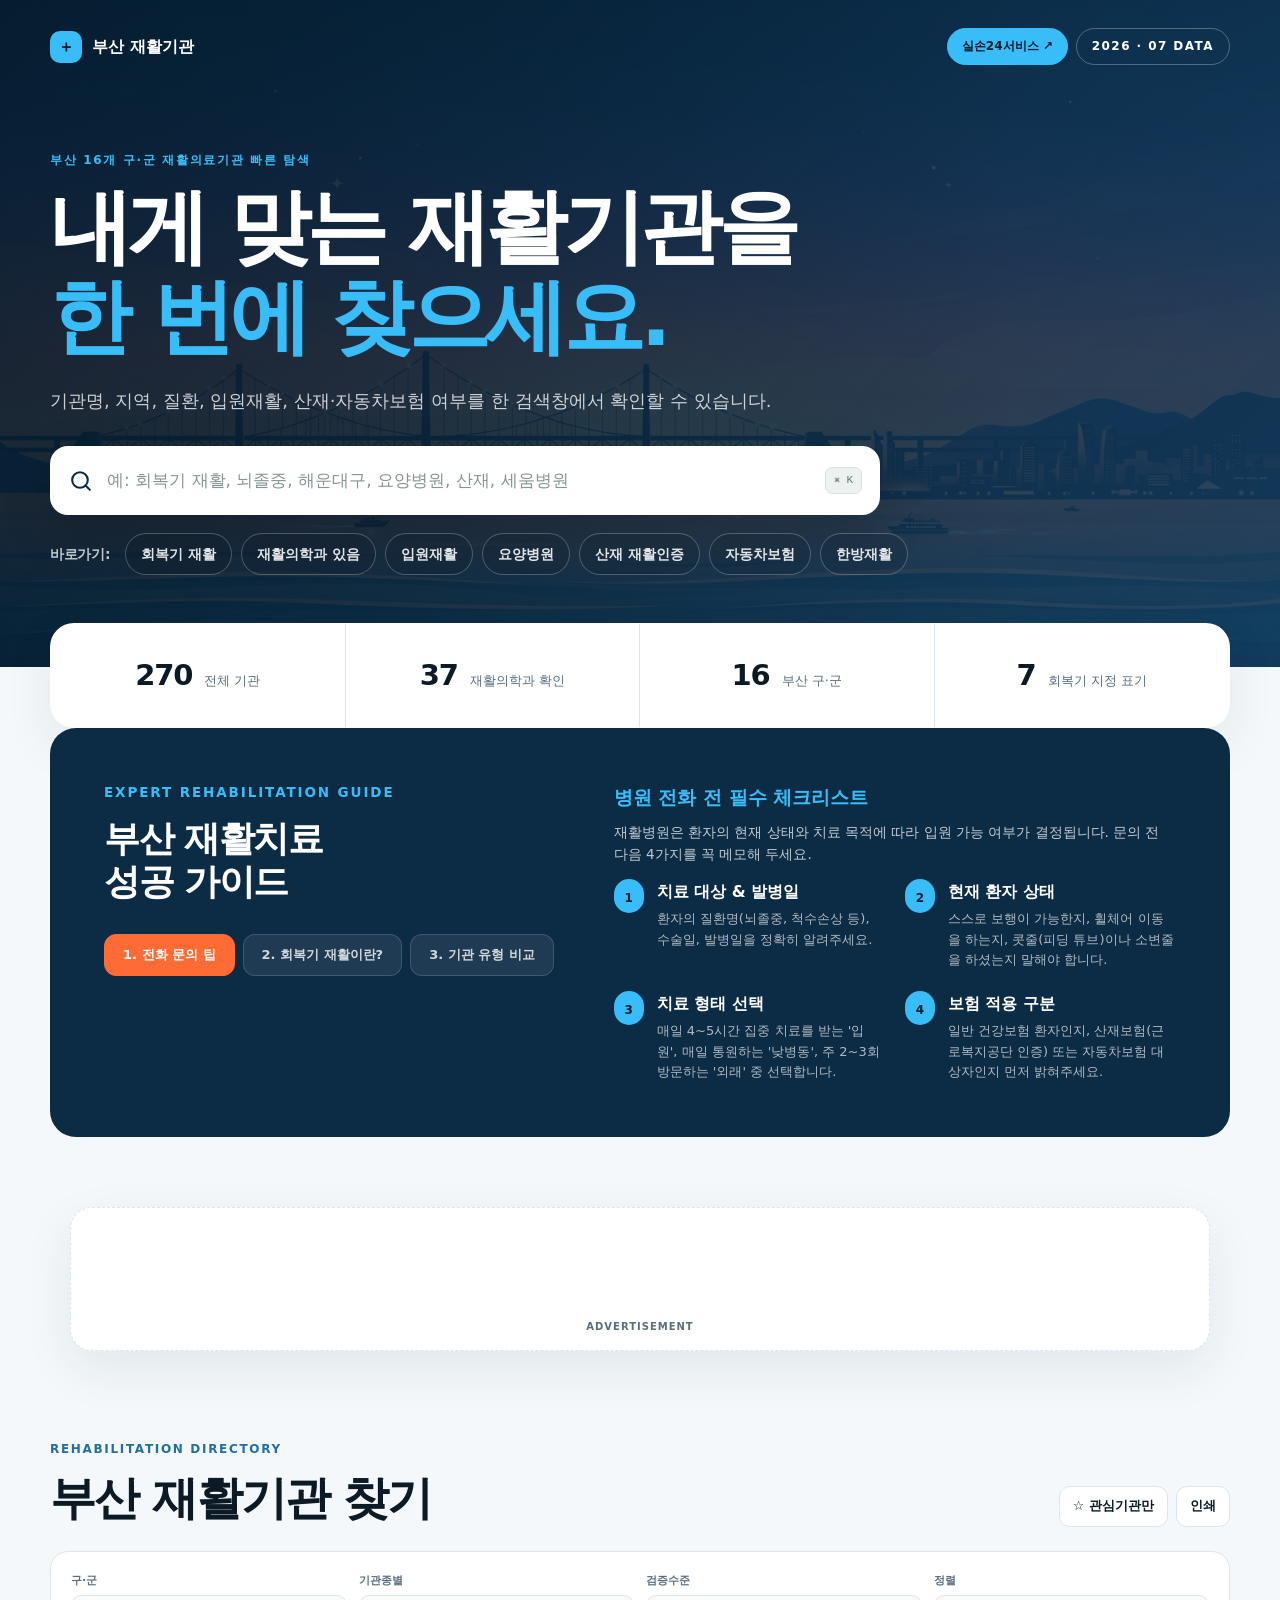
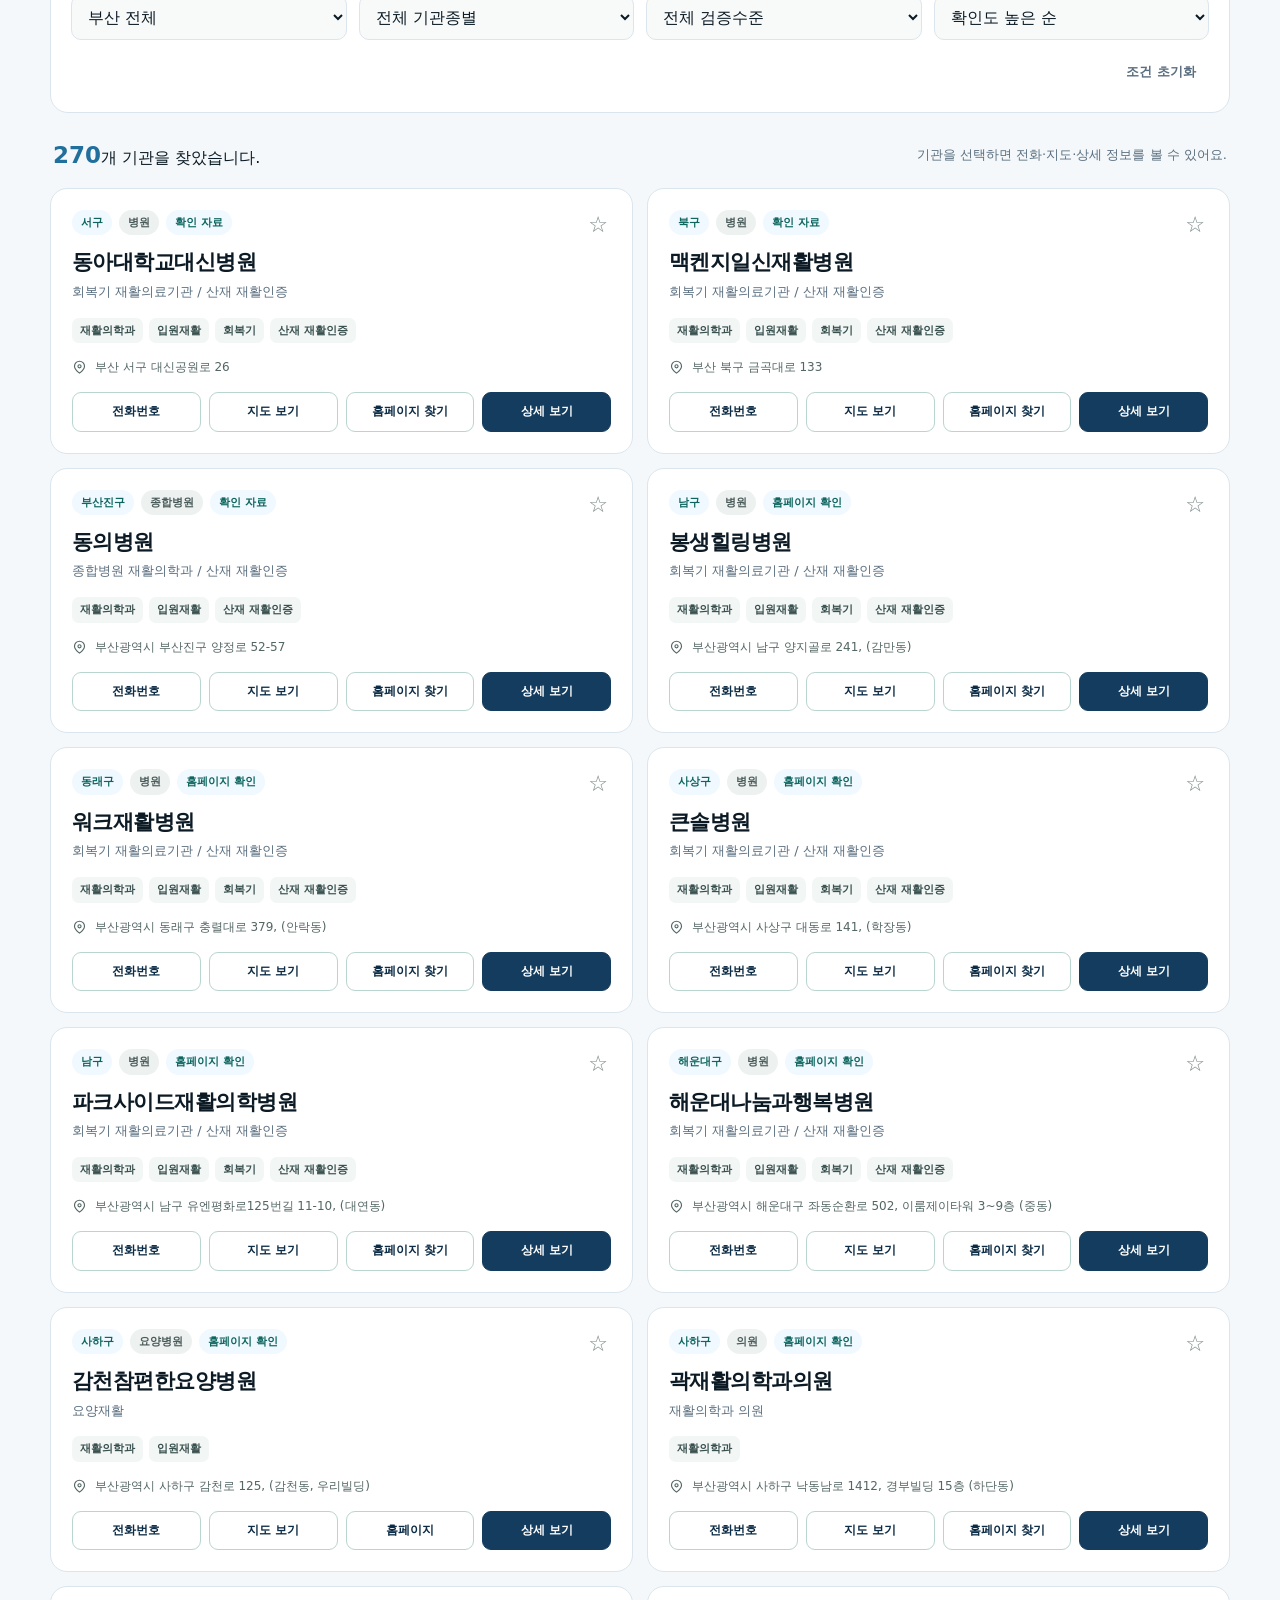
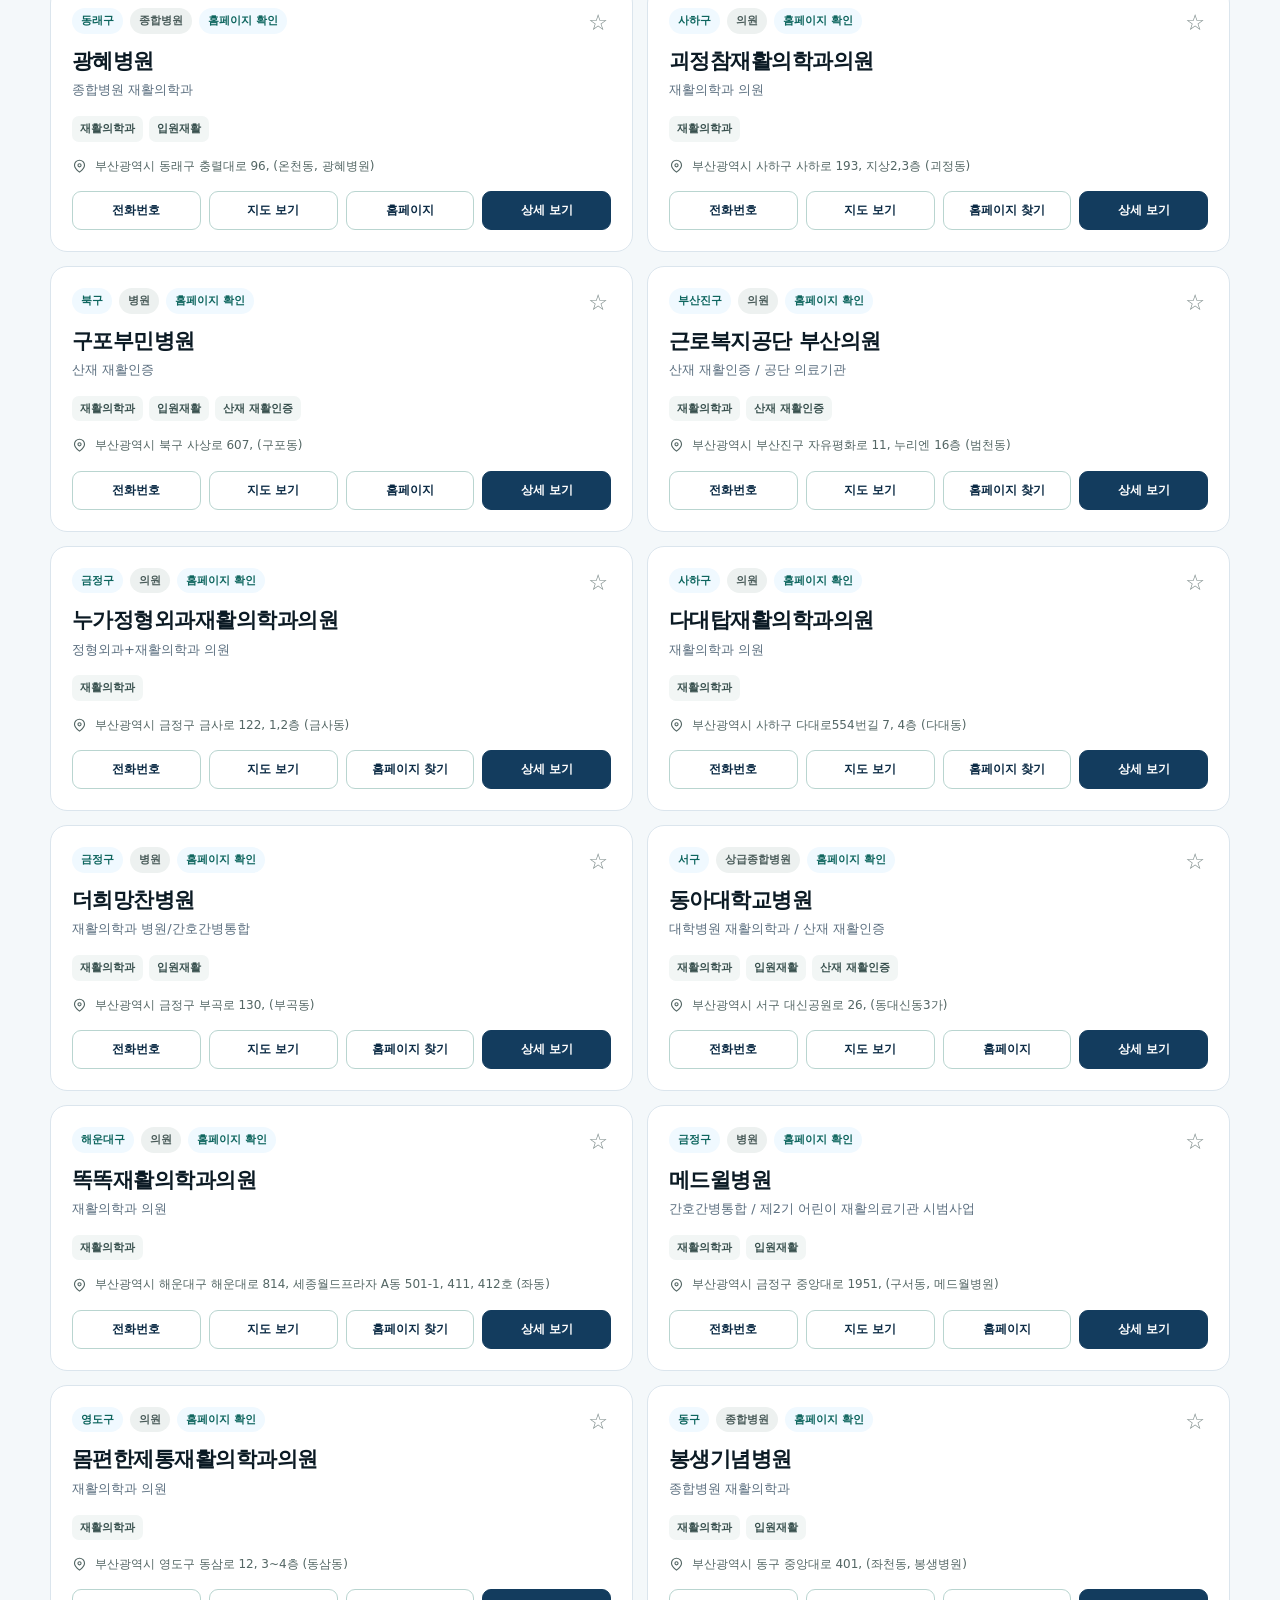
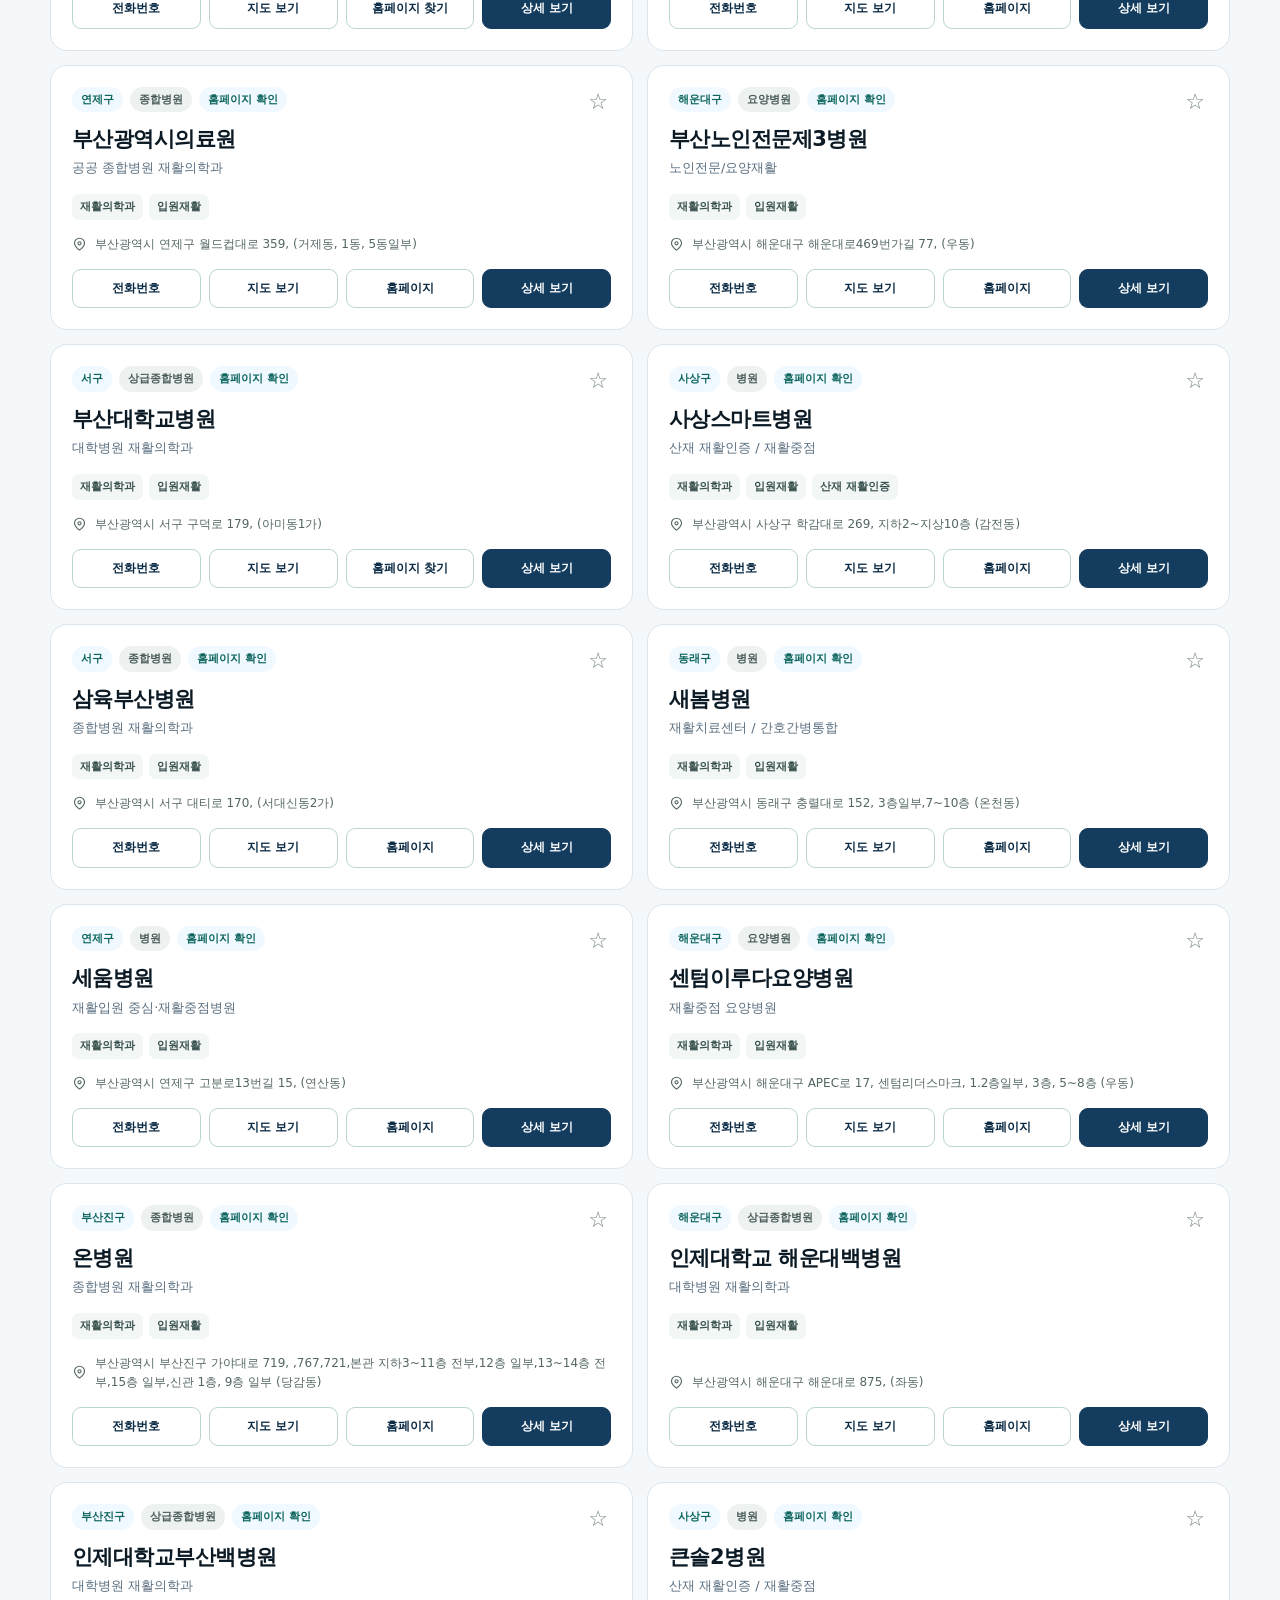
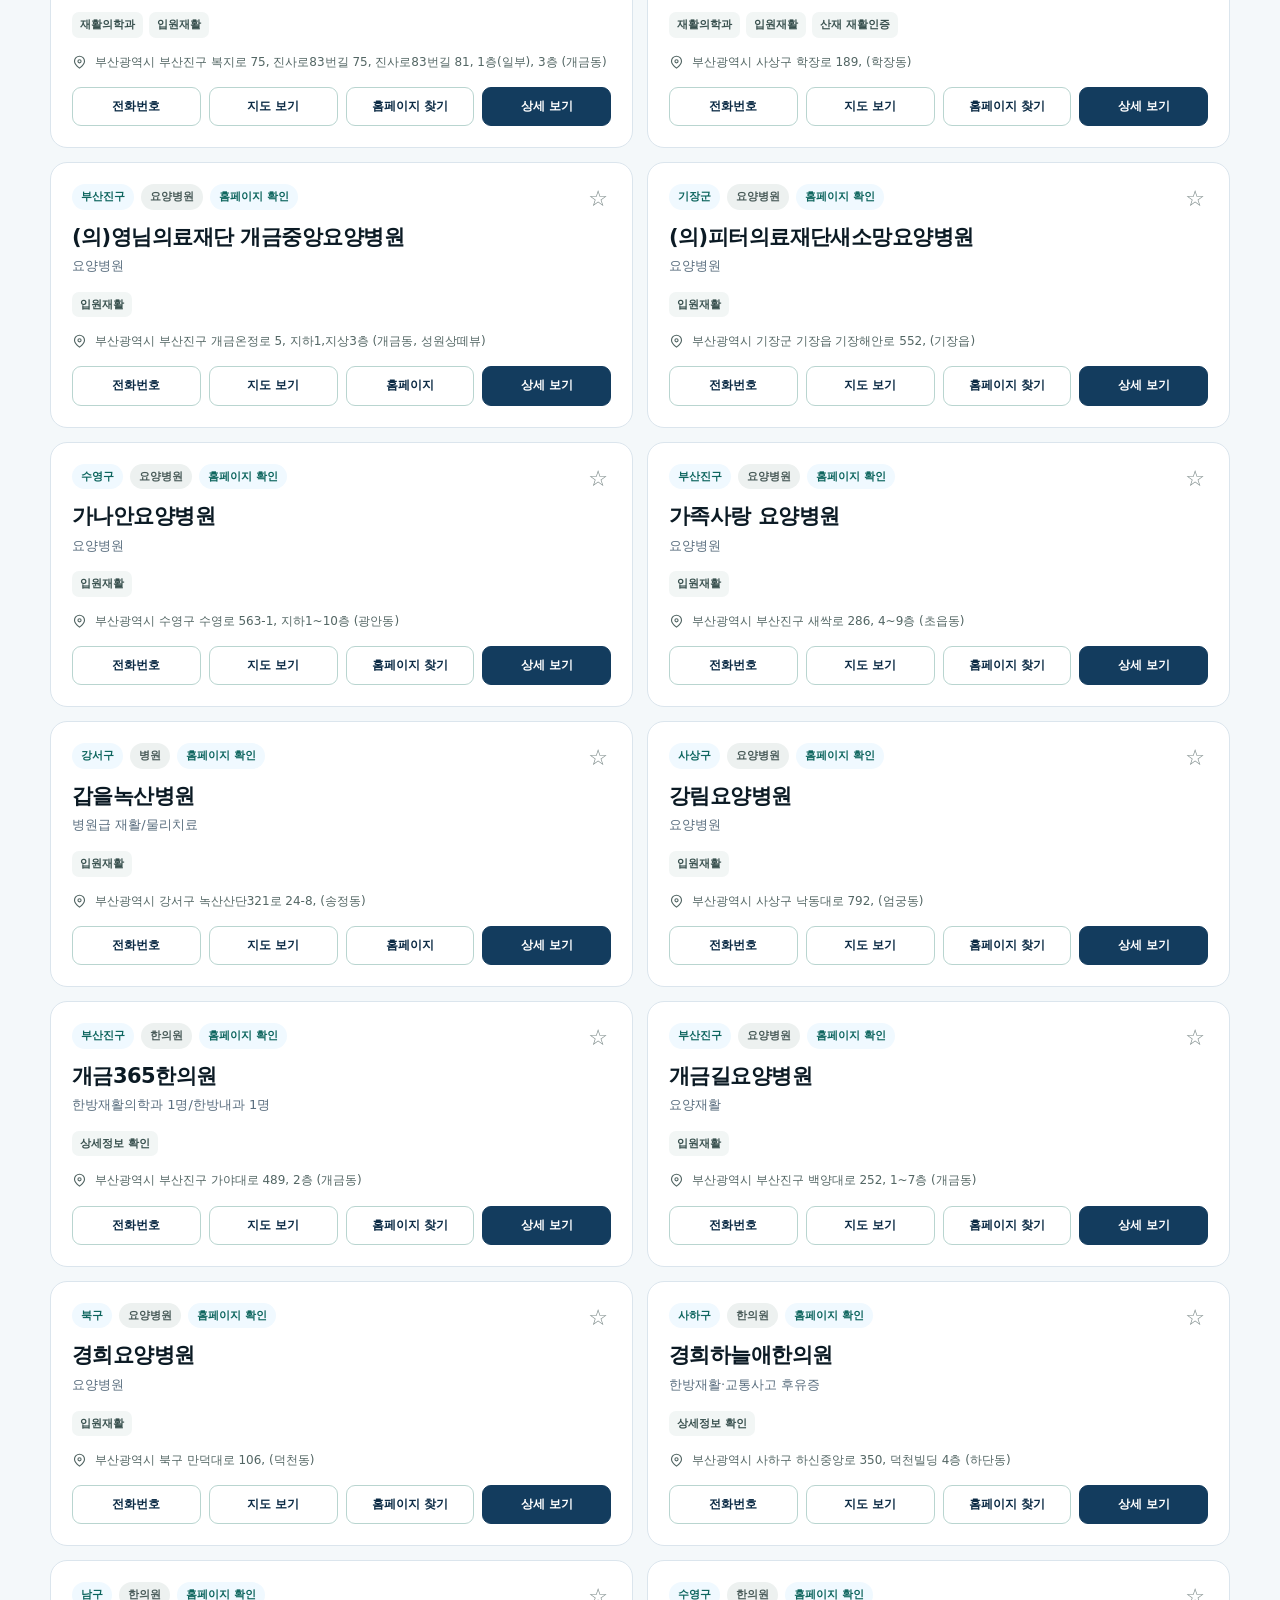
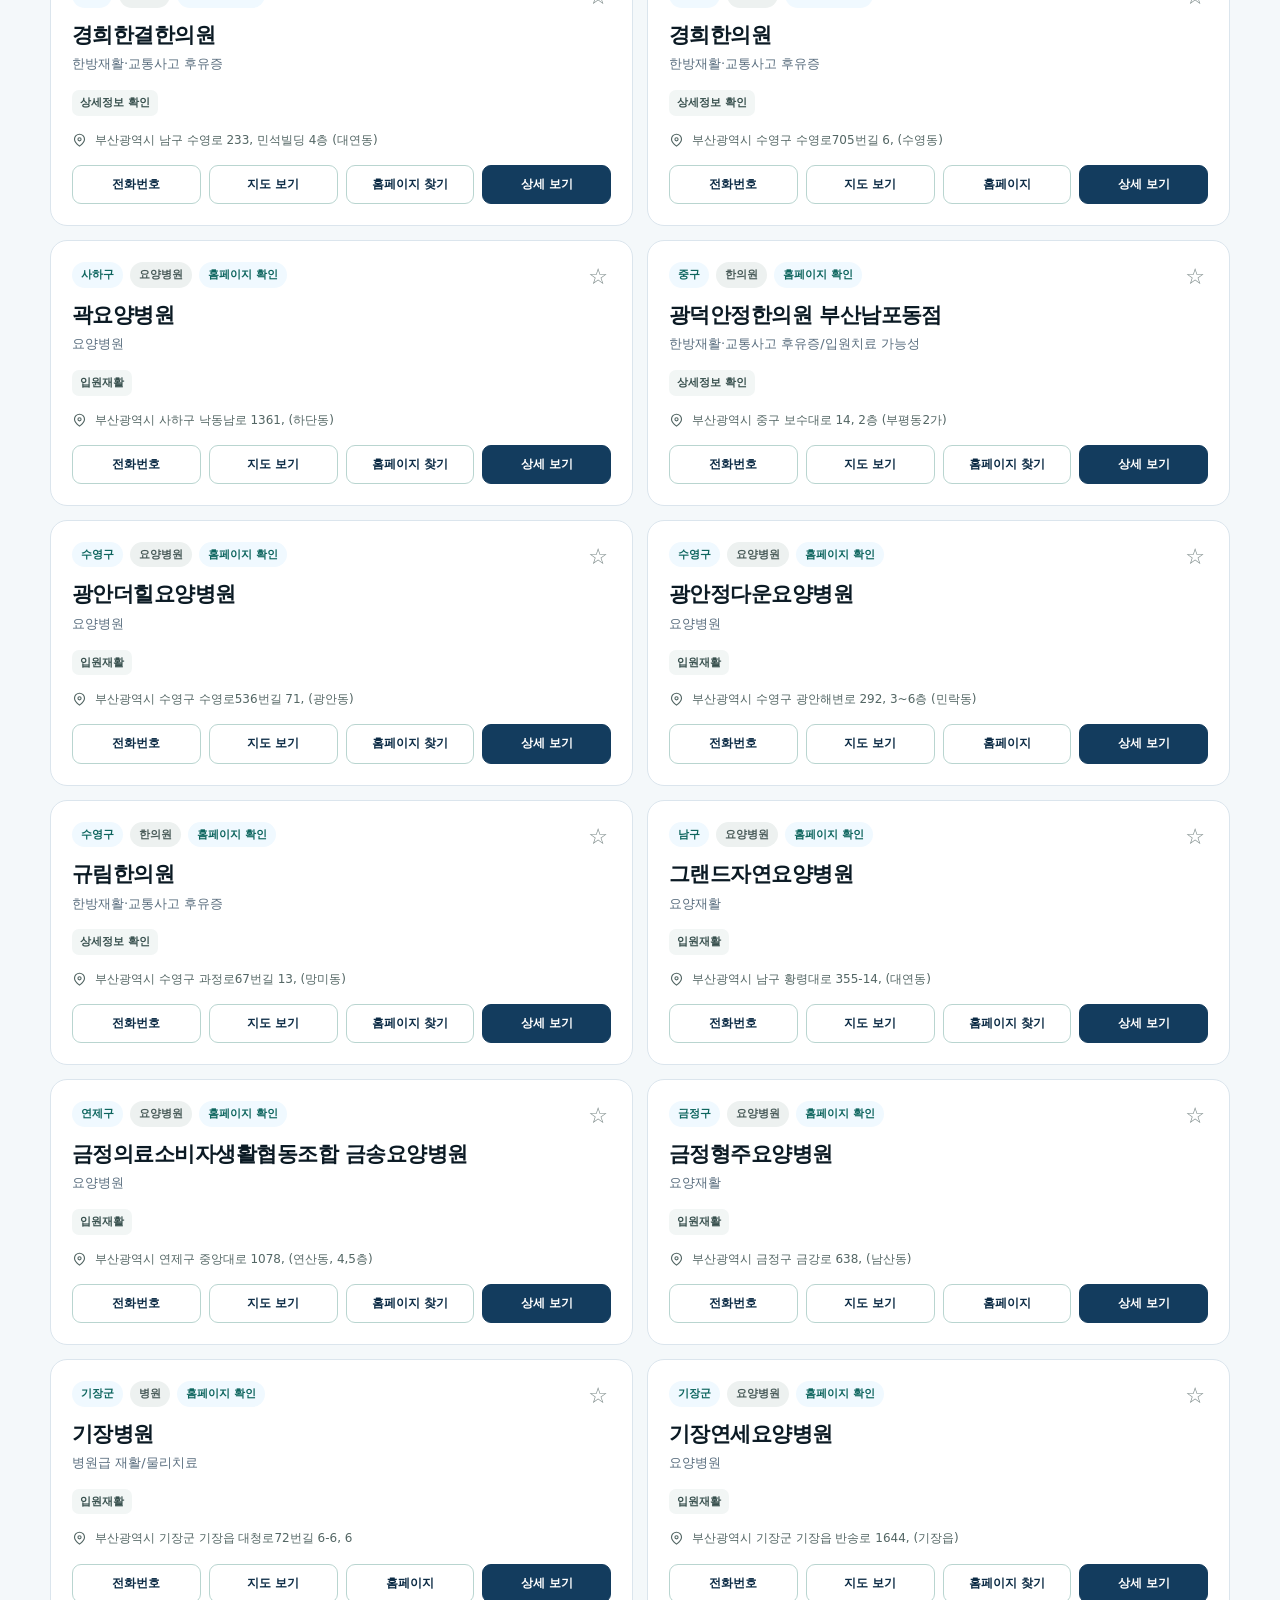
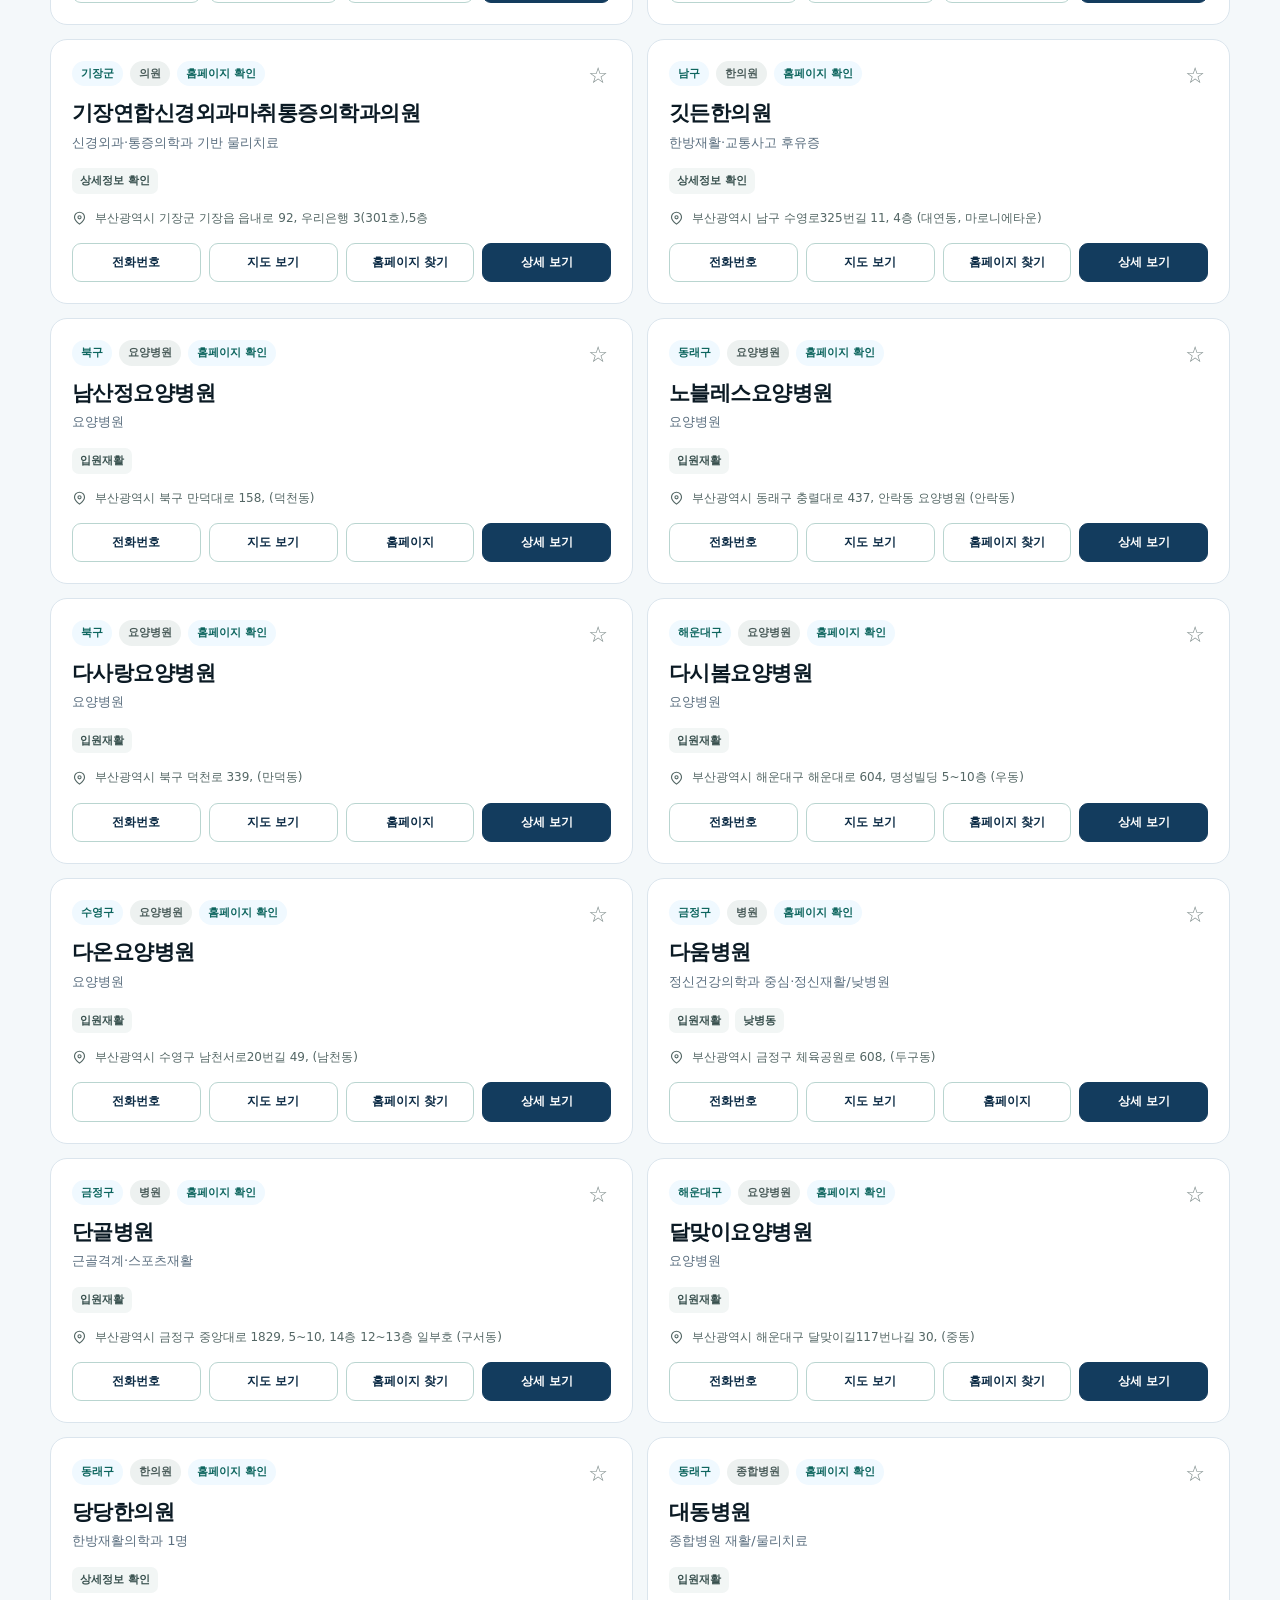
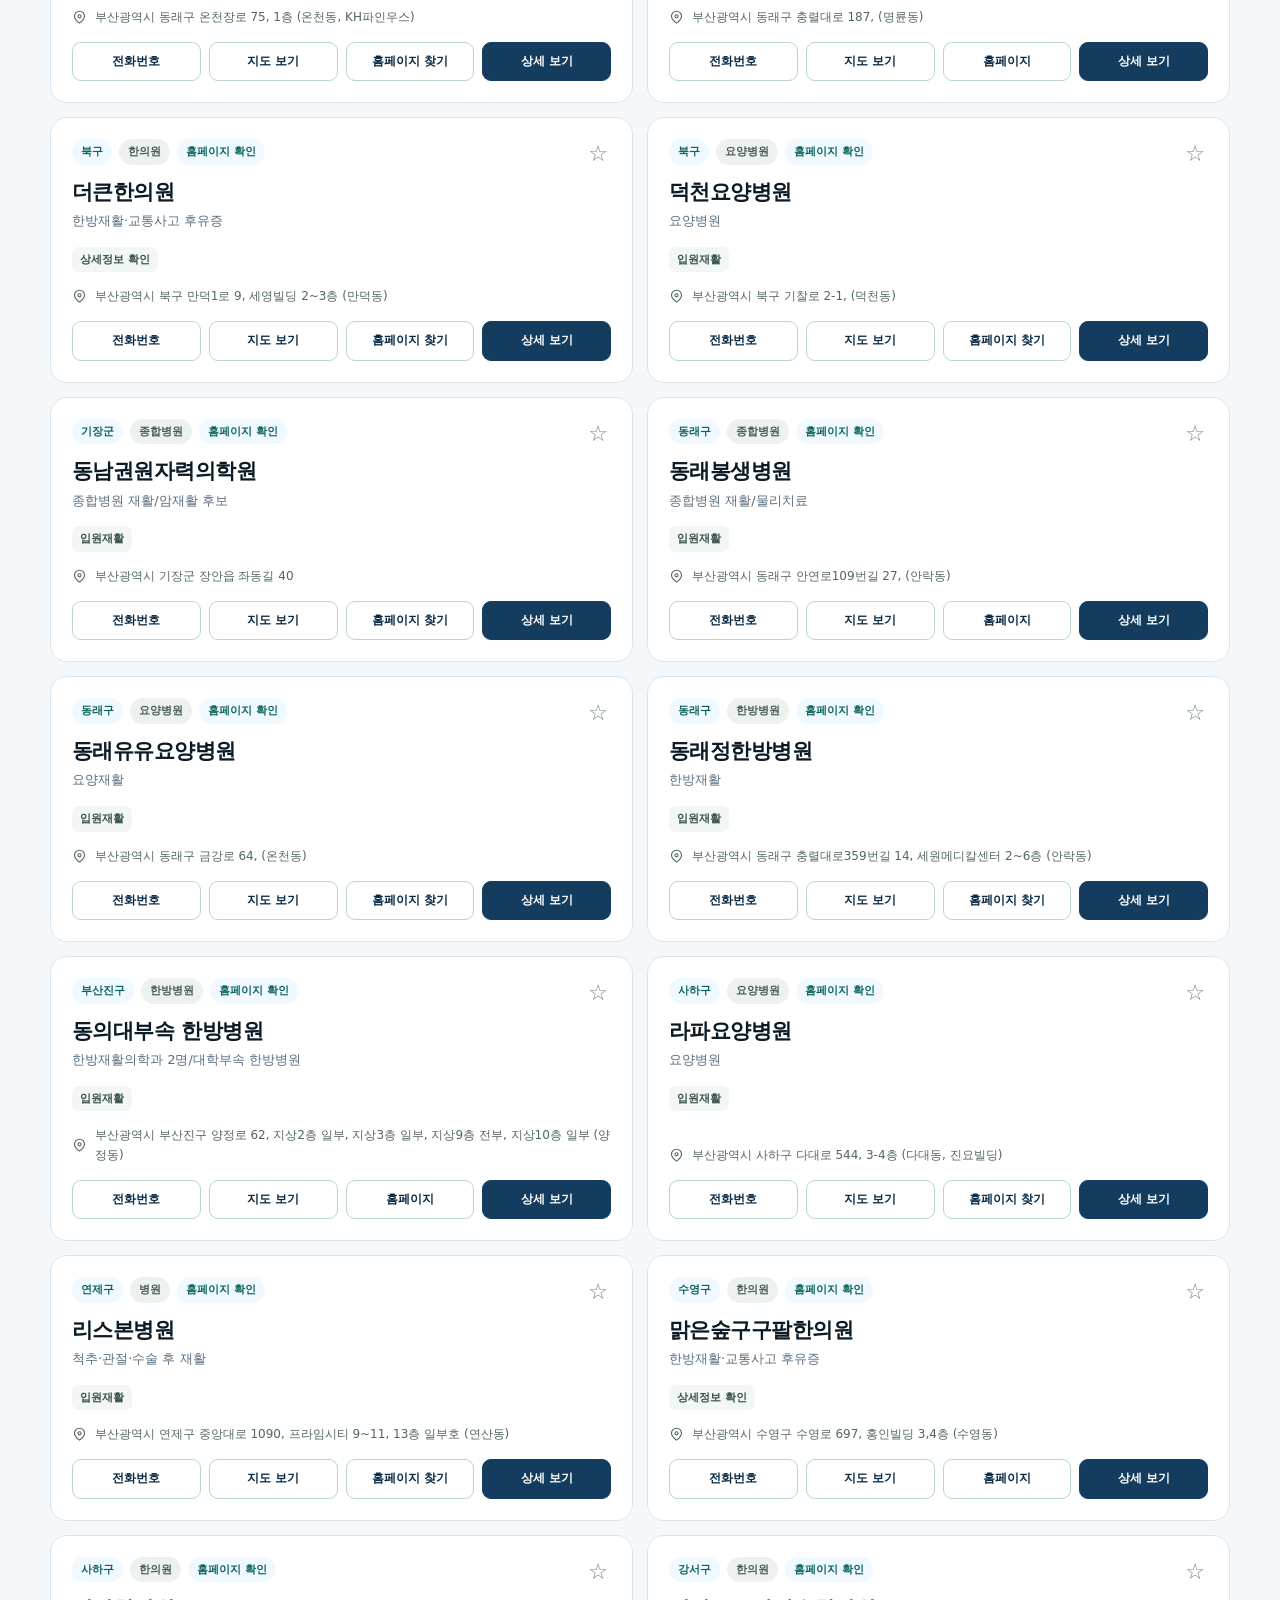
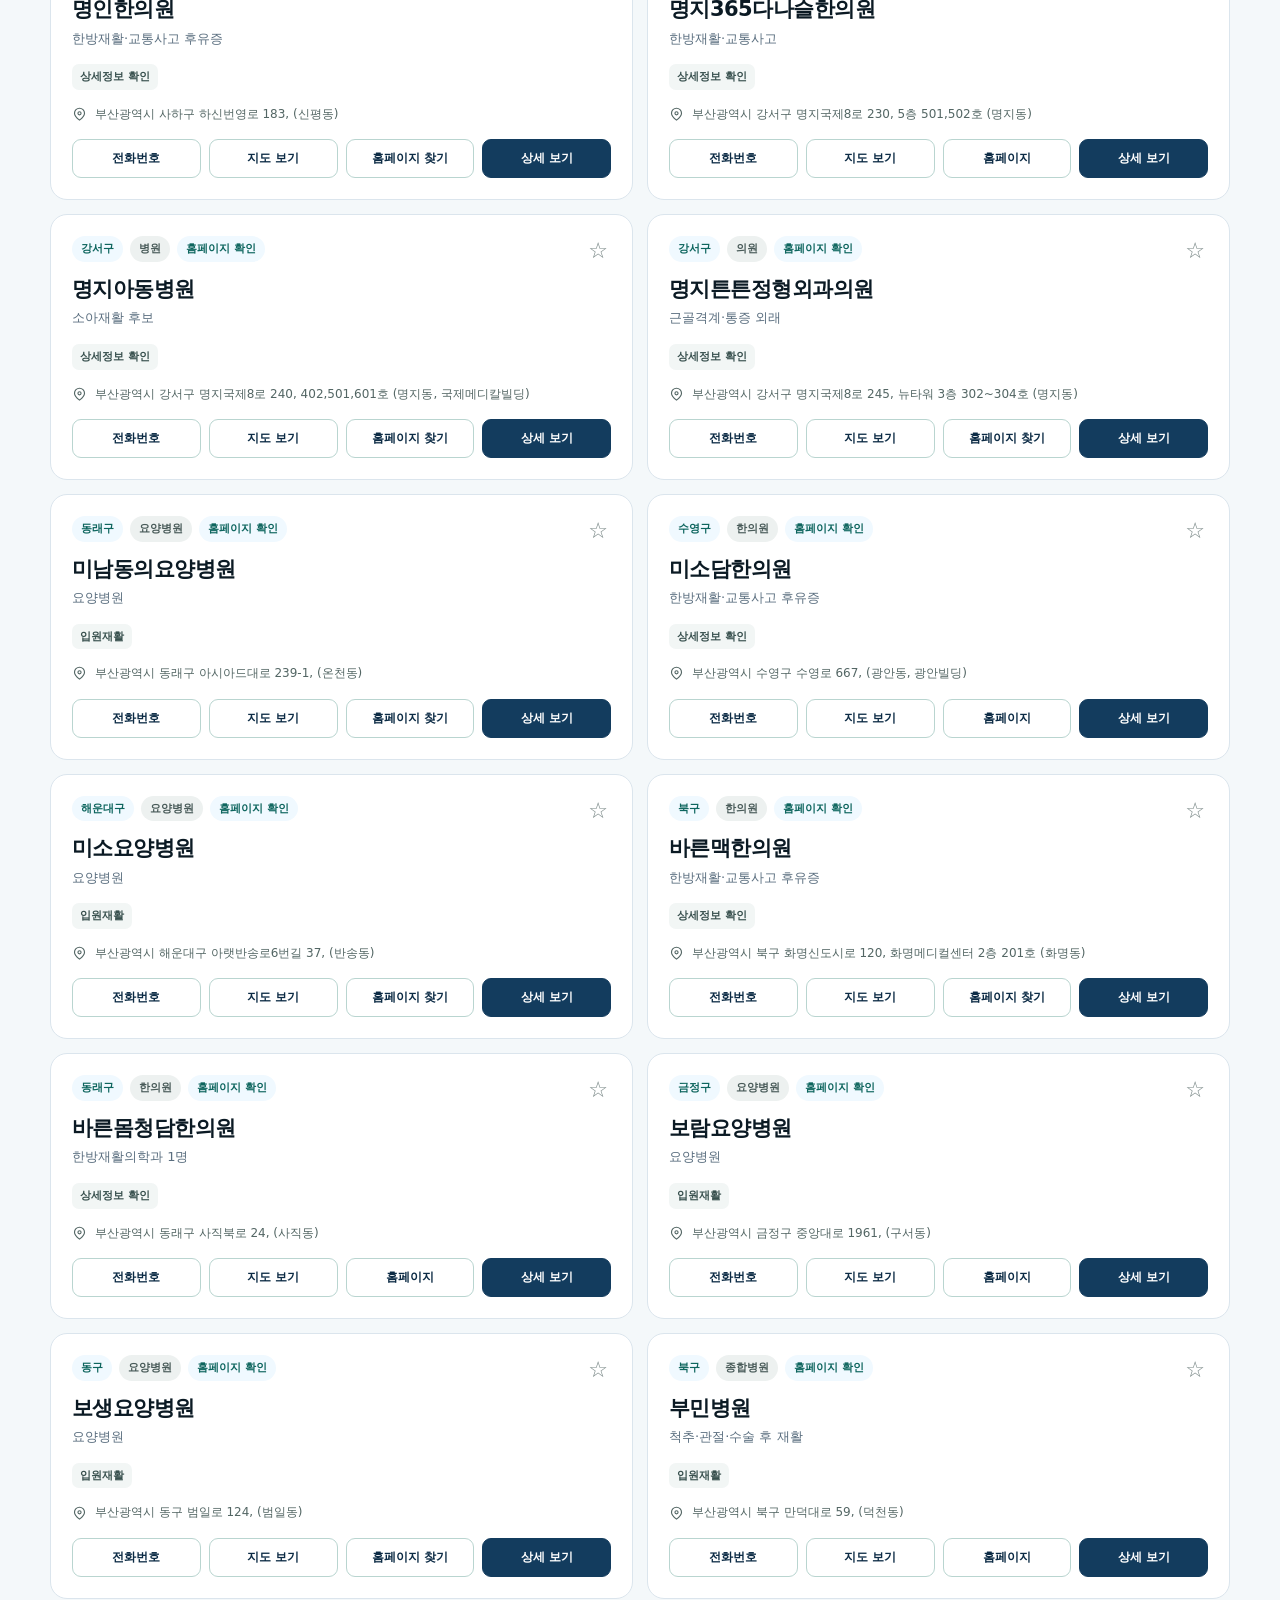
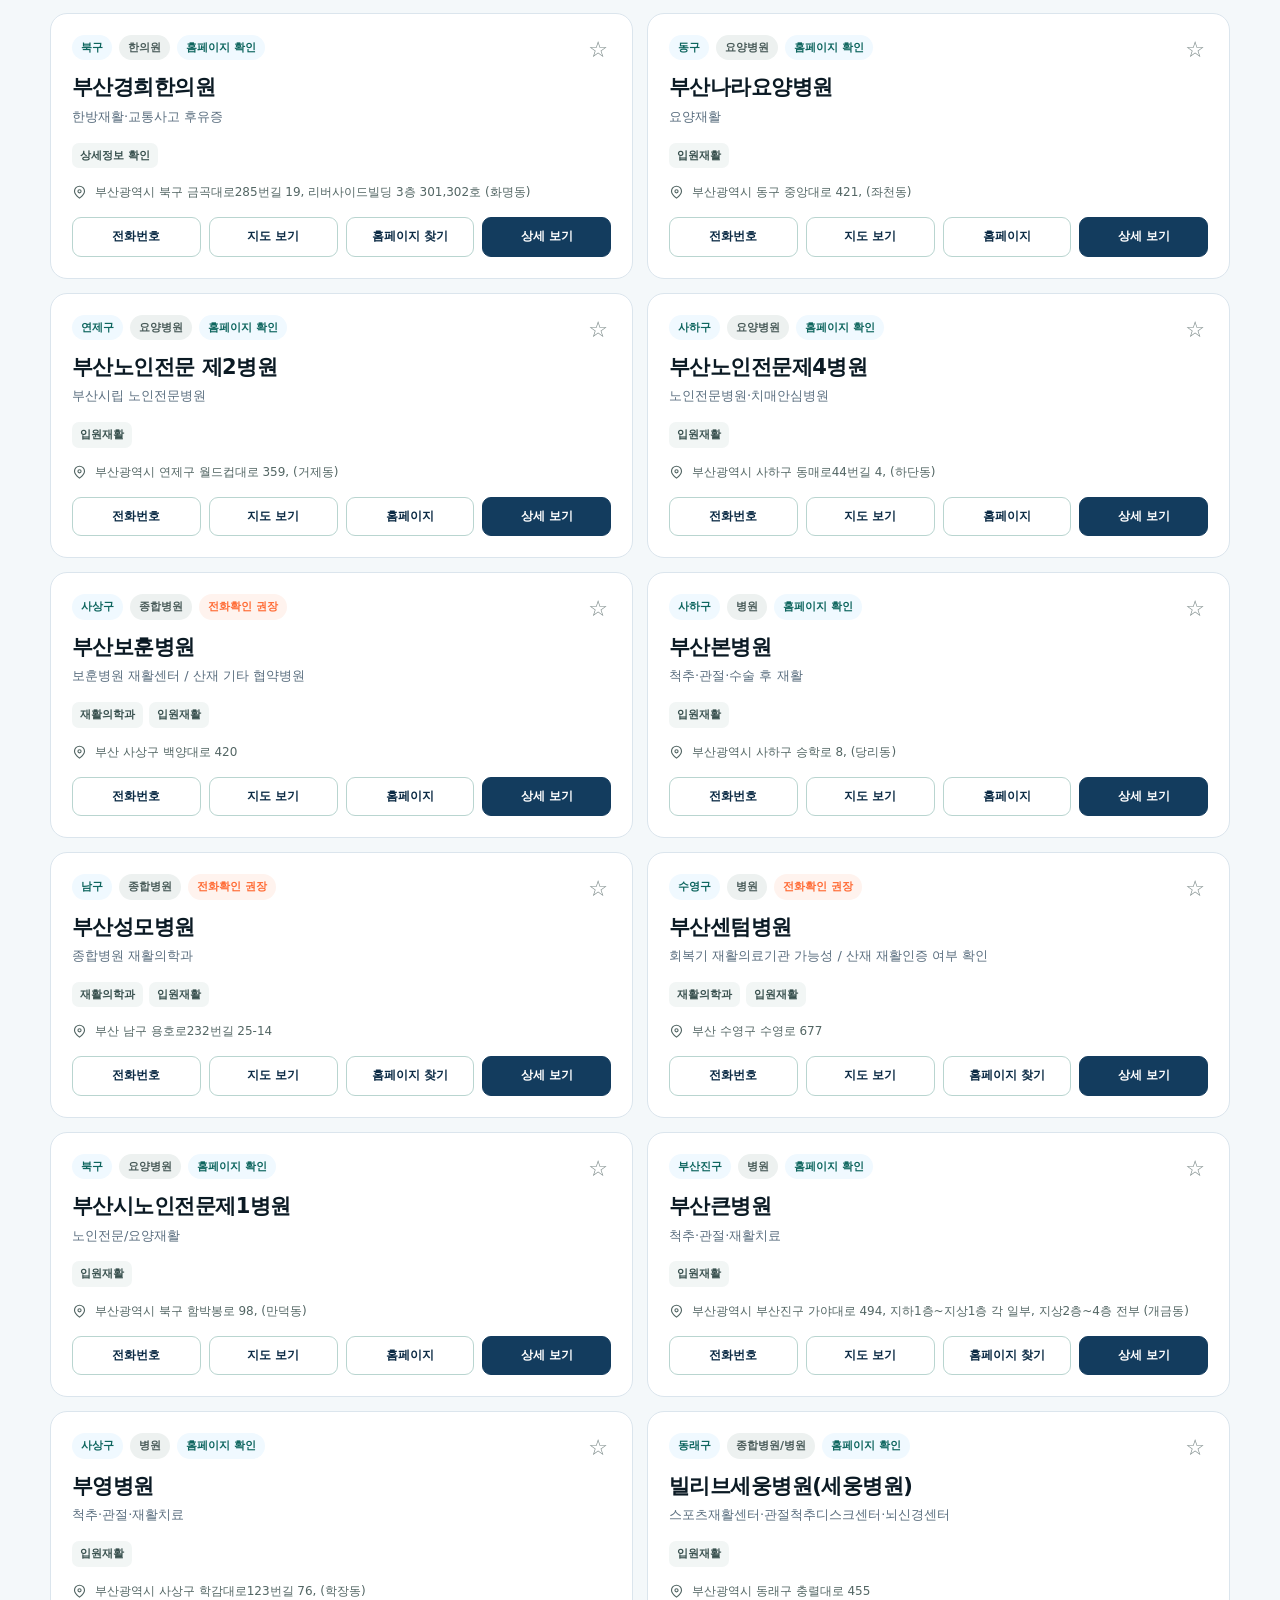
<file: index.html>
<!doctype html>
<html lang="ko">
<head>
  <meta charset="utf-8">
  <meta name="viewport" content="width=device-width, initial-scale=1">
  <meta name="theme-color" content="#073b3a">
  <meta name="google-site-verification" content="ylHPJTySEa9FZ2M6JZhBqvr9bv_emReGAU3M0QNk3aU" />
  <!-- SEO 핵심 메타 태그 -->
  <meta name="description" content="부산 16개 구·군 재활의학과·회복기 재활병원·재활요양병원 146곳을 한눈에 검색하세요. 보건복지부 지정 회복기 재활의료기관, 산재·자동차보험 적용 병원을 빠르게 확인하고 전화 문의 전 골든타임 정보를 미리 확인해 드립니다.">
  <meta name="keywords" content="부산 재활병원, 부산 회복기 재활, 부산 요양병원, 부산 재활의학과, 해운대 재활병원, 부산 산재 재활, 부산 뇌졸중 재활, 부산 재활기관 찾기, 부산 재활치료">
  <meta name="author" content="부산 재활기관 찾기 가이드">
  <meta name="robots" content="index, follow">
  <!-- Open Graph -->
  <meta property="og:type" content="website">
  <meta property="og:locale" content="ko_KR">
  <meta property="og:site_name" content="부산 재활기관 찾기">
  <meta property="og:title" content="부산 재활기관 찾기 | 회복기·요양병원 146곳 통합 검색">
  <meta property="og:description" content="부산 16개 구·군 재활의학과·회복기 재활병원·재활요양병원 146곳을 필터로 한번에 검색. 보건복지부 지정 회복기 재활병원, 산재·자동차보험 적용 기관 빠른 안내.">
  <meta property="og:url" content="https://busanpm-r.vercel.app/">
  <meta property="og:image" content="https://busanpm-r.vercel.app/busan_ocean_hero.jpg">
  <!-- Twitter Card -->
  <meta name="twitter:card" content="summary_large_image">
  <meta name="twitter:title" content="부산 재활기관 찾기 | 회복기·요양병원 146곳 통합 검색">
  <meta name="twitter:description" content="부산 16개 구·군 재활의학과·회복기 재활병원·재활요양병원 146곳을 필터로 한번에 검색.">
  <meta name="twitter:image" content="https://busanpm-r.vercel.app/busan_ocean_hero.jpg">
  <!-- Canonical -->
  <link rel="canonical" href="https://busanpm-r.vercel.app/">
  <title>부산 재활기관 찾기 | 회복기·요양병원 146곳 통합 검색 가이드</title>
  <!-- Schema.org 구조화 데이터 (WebSite) -->
  <script type="application/ld+json">
  {
    "@context": "https://schema.org",
    "@type": "WebSite",
    "name": "부산 재활기관 찾기",
    "url": "https://busanpm-r.vercel.app/",
    "description": "부산 16개 구·군 재활의학과·회복기 재활병원·재활요양병원 146곳 통합 검색 가이드. 보건복지부 지정 회복기 재활의료기관 및 산재·자동차보험 적용 기관 안내.",
    "inLanguage": "ko",
    "potentialAction": {
      "@type": "SearchAction",
      "target": "https://busanpm-r.vercel.app/?q={search_term_string}",
      "query-input": "required name=search_term_string"
    },
    "publisher": {
      "@type": "Organization",
      "name": "부산 재활기관 찾기 가이드",
      "email": "rkstmtk@gmail.com"
    }
  }
  </script>
  <!-- Schema.org FAQPage 구조화 데이터 -->
  <script type="application/ld+json">
  {
    "@context": "https://schema.org",
    "@type": "FAQPage",
    "mainEntity": [
      {
        "@type": "Question",
        "name": "보건복지부 지정 회복기 재활의료기관은 일반 요양병원과 무엇이 다른가요?",
        "acceptedAnswer": {
          "@type": "Answer",
          "text": "보건복지부 지정 회복기 재활의료기관은 일반 요양병원에 비해 훨씬 엄격한 기준(재활전문의/물리치료사/작업치료사 인력 기준, 치료 시설 규격 등)을 통과한 병원입니다. 하루 최대 4시간의 집중 1:1 맞춤형 재활치료를 건강보험 혜택과 함께 제공하며, 간호간병통합서비스를 통한 간병비 부담 경감 혜택도 받을 수 있습니다."
        }
      },
      {
        "@type": "Question",
        "name": "집중재활 치료를 받기 위한 골든타임(입원 제한 기한)이 있나요?",
        "acceptedAnswer": {
          "@type": "Answer",
          "text": "네, 매우 중요합니다. 뇌졸중 및 뇌손상은 발병 후 90일 이내, 척수손상은 180일 이내, 고관절 및 대퇴골절은 30일 이내에 보건복지부 지정 재활의료기관에 입원해야 집중재활 건강보험 혜택을 받을 수 있습니다."
        }
      },
      {
        "@type": "Question",
        "name": "산재보험 및 자동차보험 환자도 재활치료 지원을 받을 수 있나요?",
        "acceptedAnswer": {
          "@type": "Answer",
          "text": "네, 가능합니다. 근로복지공단에서 선정한 산재보험 재활인증 의료기관의 경우 산업재해를 입은 노동자에게 적합한 집중 재활 프로그램을 공단 지원을 통해 제공합니다. 대부분의 재활 전문 기관들은 자동차보험을 통한 교통사고 집중 재활치료도 지원합니다."
        }
      },
      {
        "@type": "Question",
        "name": "입원 재활과 낮병동(주간재활)은 어떻게 다른가요?",
        "acceptedAnswer": {
          "@type": "Answer",
          "text": "입원 재활은 병원에 상주하며 24시간 간호 및 매일 집중 재활치료를 수행하는 정규 입원 치료입니다. 낮병동(주간재활)은 하루 중 낮 시간(통상 6시간 정도) 동안만 병원에서 집중 재활치료와 식사를 제공받고, 저녁에는 가정으로 귀가하는 형태입니다."
        }
      },
      {
        "@type": "Question",
        "name": "이 사이트의 데이터 출처와 신뢰도는 어떻게 되나요?",
        "acceptedAnswer": {
          "@type": "Answer",
          "text": "본 부산 재활기관 찾기 가이드는 건강보험심사평가원(HIRA)의 공식 등록 데이터, 보건복지부의 고시 자료, 근로복지공단의 재활인증병원 목록 및 각 병원 홈페이지 공식 정보를 종합하여 작성되었습니다. 주기적으로 데이터를 업데이트하여 높은 신뢰도를 유지하고 있습니다."
        }
      }
    ]
  }
  </script>
  <link rel="stylesheet" href="styles.css">
  <!-- 구글 애드센스 연동 스크립트 -->
  <script async src="https://pagead2.googlesyndication.com/pagead/js/adsbygoogle.js?client=ca-pub-8777128879154634" crossorigin="anonymous"></script>
</head>
<body>
  <header class="hero">
    <nav class="topbar" aria-label="상단 안내">
      <a class="brand" href="#top" aria-label="처음으로">
        <span class="brand-mark" aria-hidden="true">＋</span>
        <span>부산 재활기관</span>
      </a>
      <div class="top-actions">
        <a class="silson-link" href="https://www.silson24.or.kr/claim/web/" target="_blank" rel="noopener">실손24서비스 ↗</a>
        <span class="edition">2026 · 07 DATA</span>
      </div>
    </nav>

    <div class="hero-inner" id="top">
      <p class="eyebrow">부산 16개 구·군 재활의료기관 빠른 탐색</p>
      <h1>내게 맞는 재활기관을<br><em>한 번에 찾으세요.</em></h1>
      <p class="lead">기관명, 지역, 질환, 입원재활, 산재·자동차보험 여부를 한 검색창에서 확인할 수 있습니다.</p>

      <div class="search-shell">
        <svg aria-hidden="true" viewBox="0 0 24 24"><path d="m21 21-4.35-4.35m2.35-5.15a7.5 7.5 0 1 1-15 0 7.5 7.5 0 0 1 15 0Z"/></svg>
        <label class="sr-only" for="searchInput">재활기관 통합 검색</label>
        <input id="searchInput" type="search" autocomplete="off" placeholder="예: 회복기 재활, 뇌졸중, 해운대구, 요양병원, 산재, 세움병원">
        <kbd>⌘ K</kbd>
      </div>
      <div id="heroSuggestions" class="hero-suggestions" aria-live="polite" hidden></div>

      <div class="quick-filters" aria-label="빠른 조건">
        <span class="quick-filter-label" style="font-weight: 800; color: rgba(255, 255, 255, 0.75); font-size: 14px; align-self: center; margin-right: 6px; letter-spacing: -0.02em; flex-shrink: 0;">바로가기:</span>
        <button data-preset="recovery">회복기 재활</button>
        <button data-preset="rehab">재활의학과 있음</button>
        <button data-preset="inpatient">입원재활</button>
        <button data-preset="care">요양병원</button>
        <button data-preset="workers">산재 재활인증</button>
        <button data-preset="auto">자동차보험</button>
        <button data-preset="oriental">한방재활</button>
      </div>
    </div>
  </header>

  <main>
    <section class="stats" aria-label="수록 기관 요약">
      <article><strong id="totalStat">146</strong><span>전체 기관</span></article>
      <article><strong id="confirmedStat">38</strong><span>재활의학과 확인</span></article>
      <article><strong id="districtStat">16</strong><span>부산 구·군</span></article>
      <article><strong id="recoveryStat">7</strong><span>회복기 지정 표기</span></article>
    </section>

    <section class="guide-note">
      <div>
        <p class="section-kicker">EXPERT REHABILITATION GUIDE</p>
        <h2>부산 재활치료<br>성공 가이드</h2>
        
        <div class="guide-tabs" style="margin-top: 30px;">
          <button class="guide-tab-btn active" data-tab="tab-call">1. 전화 문의 팁</button>
          <button class="guide-tab-btn" data-tab="tab-recovery">2. 회복기 재활이란?</button>
          <button class="guide-tab-btn" data-tab="tab-types">3. 기관 유형 비교</button>
        </div>
      </div>

      <div class="guide-panes">
        <!-- 탭 1: 전화 문의 팁 -->
        <div class="guide-pane active" id="tab-call">
          <h3>병원 전화 전 필수 체크리스트</h3>
          <p>재활병원은 환자의 현재 상태와 치료 목적에 따라 입원 가능 여부가 결정됩니다. 문의 전 다음 4가지를 꼭 메모해 두세요.</p>
          <ol style="display: grid; grid-template-columns: 1fr 1fr; gap: 20px; margin: 0; padding: 0; list-style: none; counter-reset: steps;">
            <li style="position: relative; padding-left: 43px; counter-increment: steps;">
              <span style="content: counter(steps); position: absolute; left: 0; display: grid; width: 30px; height: 30px; place-items: center; color: var(--teal-950); background: var(--mint); border-radius: 50%; font-size: 12px; font-weight: 900; line-height: 1;">1</span>
              <strong>치료 대상 & 발병일</strong>
              <span style="display: block; margin-top: 4px; color: rgba(255,255,255,.68); font-size: 13px;">환자의 질환명(뇌졸중, 척수손상 등), 수술일, 발병일을 정확히 알려주세요.</span>
            </li>
            <li style="position: relative; padding-left: 43px; counter-increment: steps;">
              <span style="content: counter(steps); position: absolute; left: 0; display: grid; width: 30px; height: 30px; place-items: center; color: var(--teal-950); background: var(--mint); border-radius: 50%; font-size: 12px; font-weight: 900; line-height: 1;">2</span>
              <strong>현재 환자 상태</strong>
              <span style="display: block; margin-top: 4px; color: rgba(255,255,255,.68); font-size: 13px;">스스로 보행이 가능한지, 휠체어 이동을 하는지, 콧줄(피딩 튜브)이나 소변줄을 하셨는지 말해야 합니다.</span>
            </li>
            <li style="position: relative; padding-left: 43px; counter-increment: steps;">
              <span style="content: counter(steps); position: absolute; left: 0; display: grid; width: 30px; height: 30px; place-items: center; color: var(--teal-950); background: var(--mint); border-radius: 50%; font-size: 12px; font-weight: 900; line-height: 1;">3</span>
              <strong>치료 형태 선택</strong>
              <span style="display: block; margin-top: 4px; color: rgba(255,255,255,.68); font-size: 13px;">매일 4~5시간 집중 치료를 받는 '입원', 매일 통원하는 '낮병동', 주 2~3회 방문하는 '외래' 중 선택합니다.</span>
            </li>
            <li style="position: relative; padding-left: 43px; counter-increment: steps;">
              <span style="content: counter(steps); position: absolute; left: 0; display: grid; width: 30px; height: 30px; place-items: center; color: var(--teal-950); background: var(--mint); border-radius: 50%; font-size: 12px; font-weight: 900; line-height: 1;">4</span>
              <strong>보험 적용 구분</strong>
              <span style="display: block; margin-top: 4px; color: rgba(255,255,255,.68); font-size: 13px;">일반 건강보험 환자인지, 산재보험(근로복지공단 인증) 또는 자동차보험 대상자인지 먼저 밝혀주세요.</span>
            </li>
          </ol>
        </div>

        <!-- 탭 2: 회복기 재활이란? -->
        <div class="guide-pane" id="tab-recovery">
          <h3>보건복지부 지정 '회복기 재활의료기관'</h3>
          <p>뇌졸중, 척수손상, 고관절·골반·대퇴 골절 환자 등이 수술 후 집중 재활을 통해 사회로 조기 복귀하도록 보건복지부가 엄격히 지정한 병원입니다.</p>
          <div class="golden-box">
            <h4>💡 집중재활 골든타임(입원 기한)을 꼭 확인하세요!</h4>
            <p style="margin-bottom: 8px;">지정 병원에 기한 내 입원해야 하루 최대 4시간 집중재활 건강보험 혜택 및 간호간병통합서비스를 지원받을 수 있습니다.</p>
            <ul style="margin: 0; padding-left: 20px; font-size: 12.5px; color: rgba(255, 255, 255, 0.9); line-height: 1.6;">
              <li><b>뇌졸중 · 뇌손상</b>: 발병/수술 후 <b>90일 이내</b> 입원 (치료 기간 최대 180일)</li>
              <li><b>척수 손상</b>: 발병/수술 후 <b>180일 이내</b> 입원 (치료 기간 최대 2년)</li>
              <li><b>고관절 · 골반 · 대퇴 골절 및 치환술 (단일)</b>: 발병/수술 후 <b>30일 이내</b> 입원 (치료 기간 최대 30일)</li>
              <li><b>다발 골절 (2부위 이상) · 하지 절단</b>: 발병/수술 후 <b>60일 이내</b> 입원 (치료 기간 최대 60일)</li>
            </ul>
          </div>
          <p style="margin-top: 15px;">이 가이드에서 <strong>'회복기 재활'</strong> 필터를 선택하여 부산 내 지정 병원(제3기 지정 완료 기관)을 빠르게 확인해 보세요.</p>
        </div>

        <!-- 탭 3: 기관 유형 비교 -->
        <div class="guide-pane" id="tab-types">
          <h3>나에게 맞는 재활기관 유형 찾기</h3>
          <p>재활이 필요한 단계와 환자군의 상태에 따라 알맞은 종별 기관을 선택해야 효율적인 치료가 가능합니다.</p>
          <div class="compare-table-wrapper">
            <table class="compare-table">
              <thead>
                <tr>
                  <th>기관 유형</th>
                  <th>주요 목적</th>
                  <th>추천 환자군</th>
                  <th>특징</th>
                </tr>
              </thead>
              <tbody>
                <tr>
                  <td><strong>대학/종합병원</strong></td>
                  <td>급성기 치료 & 초기 재활</td>
                  <td>수술 직후, 생체징후가 불안정한 환자</td>
                  <td>검사 및 다학제 협진 용이, 장기 입원 불가</td>
                </tr>
                <tr>
                  <td><strong>회복기 재활병원</strong></td>
                  <td>집중 재활 & 기능 회복</td>
                  <td>뇌졸중·척수손상·골절 수술 후 1~6개월 이내 환자</td>
                  <td>1대1 맞춤 집중치료(일 4시간), 간호간병 통합 지원</td>
                </tr>
                <tr>
                  <td><strong>재활 요양병원</strong></td>
                  <td>장기 요양 & 완화 재활</td>
                  <td>급성기가 지나 만성 관리가 필요한 고령 환자</td>
                  <td>비교적 저렴한 간병비, 장기 입원 가능</td>
                </tr>
                <tr>
                  <td><strong>재활/정형 의원</strong></td>
                  <td>통증 관리 & 외래 도수</td>
                  <td>통원 가능한 근골격계 통증, 경증 환자</td>
                  <td>물리치료, 도수치료, 주사치료 중심의 외래</td>
                </tr>
              </tbody>
            </table>
          </div>
        </div>
      </div>
    </section>

    <!-- 구글 애드센스 연동 광고 컨테이너 (상단 배너) -->
    <div class="adsense-banner-container" style="max-width: 1180px; margin: 25px auto 5px; width: min(1180px, calc(100% - 40px)); text-align: center;">
      <div style="background: var(--white); border: 1px dashed var(--line); border-radius: var(--radius); padding: 15px; display: flex; flex-direction: column; align-items: center; justify-content: center; min-height: 100px; box-shadow: var(--shadow);">
        <!-- 실제 구글 애드센스 광고 단위 코드를 복사하여 아래에 붙여넣으세요 -->
        <ins class="adsbygoogle"
             style="display:inline-block;width:728px;height:90px"
             data-ad-client="ca-pub-8777128879154634"
             data-ad-slot="XXXXXXXXXX"></ins>
        <script>
             (adsbygoogle = window.adsbygoogle || []).push({});
        </script>
        
        <!-- 광고 안내 표시 (애드센스 운영 규정 준수용) -->
        <span style="font-size: 10px; color: var(--muted); margin-top: 6px; letter-spacing: 0.1em; font-weight: 800;">ADVERTISEMENT</span>
      </div>
    </div>

    <section class="directory" aria-labelledby="directoryTitle">
      <div class="section-heading">
        <div>
          <p class="section-kicker">REHABILITATION DIRECTORY</p>
          <h2 id="directoryTitle">부산 재활기관 찾기</h2>
        </div>
        <div class="heading-actions">
          <button class="icon-button" id="favoriteToggle" aria-pressed="false">☆ 관심기관만</button>
          <button class="icon-button" id="printButton">인쇄</button>
        </div>
      </div>

      <div class="filter-panel">
        <div class="filter-grid">
          <label>
            <span>구·군</span>
            <select id="districtFilter"><option value="">부산 전체</option></select>
          </label>
          <label>
            <span>기관종별</span>
            <select id="typeFilter"><option value="">전체 기관종별</option></select>
          </label>
          <label>
            <span>검증수준</span>
            <select id="verificationFilter">
              <option value="">전체 검증수준</option>
              <option value="verified">HIRA·공식·홈페이지 확인</option>
              <option value="call">전화확인 필요/후보</option>
            </select>
          </label>
          <label>
            <span>정렬</span>
            <select id="sortFilter">
              <option value="recommended">확인도 높은 순</option>
              <option value="name">기관명순</option>
              <option value="district">구·군순</option>
            </select>
          </label>
        </div>
        <div class="active-row">
          <div id="activeFilters" class="active-filters" aria-live="polite"></div>
          <button id="resetButton" class="reset-button">조건 초기화</button>
        </div>
      </div>

      <div class="results-toolbar">
        <p><strong id="resultCount">146</strong>개 기관을 찾았습니다.</p>
        <p class="result-hint">기관을 선택하면 전화·지도·상세 정보를 볼 수 있어요.</p>
      </div>

      <div id="results" class="result-grid" aria-live="polite"></div>
      <div id="emptyState" class="empty-state" hidden>
        <span aria-hidden="true">⌕</span>
        <h3>검색 결과가 없습니다</h3>
        <p>검색어를 줄이거나 필터를 초기화해 보세요.</p>
        <button id="emptyReset">전체 기관 보기</button>
      </div>
    </section>

    <!-- FAQ 자주 묻는 질문 섹션 (애드센스 승인 최적화 및 SEO 보강) -->
    <section class="faq-section" aria-labelledby="faqTitle">
      <h2 id="faqTitle">재활기관 이용 관련 자주 묻는 질문 (FAQ)</h2>
      <div class="faq-container">
        <details class="faq-item">
          <summary>Q1. 보건복지부 지정 '회복기 재활의료기관'은 일반 요양병원과 무엇이 다른가요?</summary>
          <div class="faq-content">
            <p>보건복지부 지정 회복기 재활의료기관은 일반 요양병원에 비해 훨씬 엄격한 기준(재활전문의/물리치료사/작업치료사 인력 기준, 치료 시설 규격 등)을 통과한 병원입니다. 이곳에서는 환자의 조기 사회 복귀를 목표로 하루 최대 4시간의 집중 1:1 맞춤형 재활치료를 건강보험 혜택과 함께 제공하며, 간호간병통합서비스를 통한 간병비 부담 경감 혜택도 받을 수 있습니다.</p>
          </div>
        </details>
        <details class="faq-item">
          <summary>Q2. 집중재활 치료를 받기 위한 골든타임(입원 제한 기한)이 있나요?</summary>
          <div class="faq-content">
            <p>네, 매우 중요합니다. 보건복지부 지정 재활의료기관에 입원하여 집중재활 건강보험 혜택을 받으려면 질환별로 정해진 발병일/수술일 기준 기한 내에 입원해야 합니다. 뇌졸중 및 뇌손상은 <b>발병 후 90일 이내</b>, 척수손상은 <b>180일 이내</b>, 고관절 및 대퇴골절은 <b>30일 이내</b>에 지정 병원에 입원해야 혜택을 받을 수 있으므로 골든타임을 넘기기 전 빠르게 문의하셔야 합니다.</p>
          </div>
        </details>
        <details class="faq-item">
          <summary>Q3. 산재보험 및 자동차보험 환자도 재활치료 지원을 받을 수 있나요?</summary>
          <div class="faq-content">
            <p>네, 가능합니다. 근로복지공단에서 선정한 <b>'산재보험 재활인증 의료기관'</b>의 경우 산업재해를 입은 노동자에게 적합한 집중 재활 프로그램을 공단 지원을 통해 제공합니다. 또한 대부분의 재활 전문 기관들은 자동차보험을 통한 교통사고 집중 재활치료를 지원합니다. 본 서비스의 '산재 재활인증' 및 '자동차보험' 필터를 이용하면 지원 가능한 부산 내 병원을 쉽고 빠르게 선별할 수 있습니다.</p>
          </div>
        </details>
        <details class="faq-item">
          <summary>Q4. 입원 재활과 낮병동(주간재활)은 어떻게 다른가요?</summary>
          <div class="faq-content">
            <p><b>입원 재활</b>은 병원에 상주하며 24시간 간호 및 매일 집중 재활치료를 수행하는 정규 입원 치료입니다. 반면 <b>낮병동(주간재활)</b>은 하루 중 낮 시간(통상 6시간 정도) 동안만 병원에 입원하여 집중 재활치료와 식사를 제공받고, 저녁에는 가정으로 귀가해 생활하는 형태입니다. 낮병동은 환자가 일상 감각을 유지하면서 입원 치료에 준하는 집중 치료를 경제적으로 받을 수 있어 인기가 많습니다.</p>
          </div>
        </details>
        <details class="faq-item">
          <summary>Q5. 이 사이트의 데이터 출처와 신뢰도는 어떻게 되나요?</summary>
          <div class="faq-content">
            <p>본 부산 재활기관 찾기 가이드는 <b>건강보험심사평가원(HIRA)</b>의 공식 등록 데이터, <b>보건복지부</b>의 고시 자료, <b>근로복지공단</b>의 재활인증병원 목록 및 각 병원 홈페이지 공식 정보를 종합하여 작성되었습니다. 주기적으로 데이터를 업데이트하여 높은 신뢰도를 유지하고 있으나, 병원의 병상 상태나 진료 가능 여부는 실시간으로 변동되므로 최종 입원 결정 전 반드시 병원 유선 문의를 통해 최종 확인하시기 바랍니다.</p>
          </div>
        </details>
      </div>
    </section>

  </main>

  <footer>
    <div style="display: flex; flex-direction: column; gap: 8px;">
      <p style="margin: 0; line-height: 1.5; color: #7f94a6;">자료 기준: 보건복지부 제3기 회복기 재활의료기관 고시, 근로복지공단 산재 재활인증 의료기관 목록, 건강보험심사평가원(HIRA) 공공데이터포털 및 병원 정보 서비스</p>
      <p style="margin: 4px 0 0; font-size: 12.5px;">
        <a href="about.html" style="color: var(--teal-800); font-weight: 800; text-decoration: none; margin-right: 8px;">서비스 소개</a> | 
        <a href="privacy.html" style="color: var(--teal-800); font-weight: 800; text-decoration: none; margin-left: 8px; margin-right: 8px;">개인정보처리방침</a> | 
        <a href="disclaimer.html" style="color: var(--teal-800); font-weight: 800; text-decoration: none; margin-left: 8px;">이용약관 및 면책조항</a>
      </p>
      <p style="margin: 6px 0 0; font-size: 11px; color: var(--muted);">&copy; 2026 부산 재활기관 찾기 가이드. All rights reserved.</p>
    </div>
    <a href="#top" style="align-self: center; flex-shrink: 0; margin-left: 20px;">맨 위로 ↑</a>
  </footer>

  <dialog id="detailDialog" aria-labelledby="dialogTitle">
    <div id="dialogContent"></div>
  </dialog>

  <dialog id="homepageDialog" aria-labelledby="homepageDialogTitle">
    <div id="homepageDialogContent"></div>
  </dialog>

  <div id="toast" class="toast" role="status" aria-live="polite"></div>
  <script src="data.js"></script>
  <script src="app.js"></script>
</body>
</html>
</file>
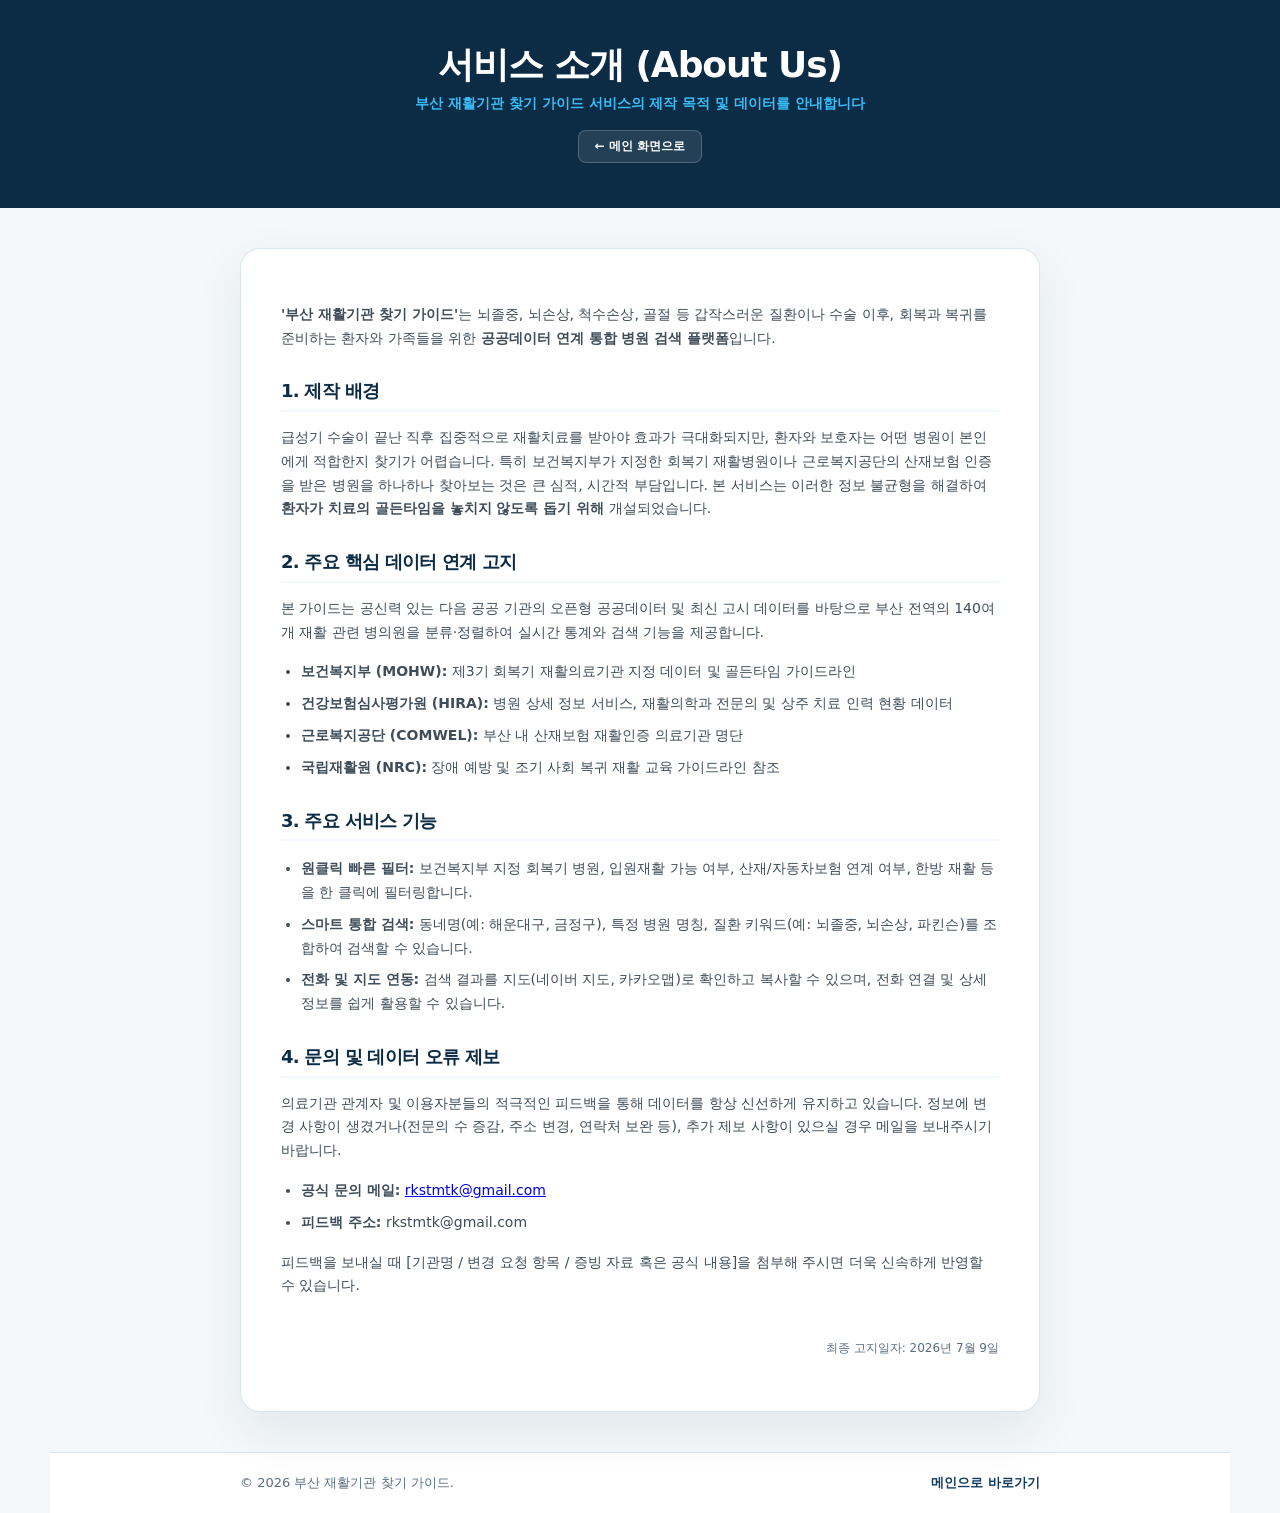
<file: about.html>
<!DOCTYPE html>
<html lang="ko">
<head>
  <meta charset="utf-8">
  <meta name="viewport" content="width=device-width, initial-scale=1">
  <meta name="description" content="부산 재활기관 찾기 가이드 서비스 소개. 보건복지부·HIRA·근로복지공단 공공데이터 연계 부산 재활병원 통합 검색 플랫폼 제작 배경 및 정보 안내.">
  <meta name="robots" content="index, follow">
  <link rel="canonical" href="https://busanpm-r.vercel.app/about.html">
  <title>서비스 소개 | 부산 재활기관 찾기 가이드</title>
  <link rel="stylesheet" href="styles.css">
  <!-- 구글 애드센스 연동 스크립트 -->
  <script async src="https://pagead2.googlesyndication.com/pagead/js/adsbygoogle.js?client=ca-pub-8777128879154634" crossorigin="anonymous"></script>
</head>
<body class="policy-page">
  <header class="policy-header">
    <div class="policy-header-inner">
      <h1>서비스 소개 (About Us)</h1>
      <p>부산 재활기관 찾기 가이드 서비스의 제작 목적 및 데이터를 안내합니다</p>
      <a href="index.html" class="policy-home-btn">← 메인 화면으로</a>
    </div>
  </header>

  <main class="policy-container">
    <article class="policy-content">
      <p><b>'부산 재활기관 찾기 가이드'</b>는 뇌졸중, 뇌손상, 척수손상, 골절 등 갑작스러운 질환이나 수술 이후, 회복과 복귀를 준비하는 환자와 가족들을 위한 <b>공공데이터 연계 통합 병원 검색 플랫폼</b>입니다.</p>

      <h2>1. 제작 배경</h2>
      <p>급성기 수술이 끝난 직후 집중적으로 재활치료를 받아야 효과가 극대화되지만, 환자와 보호자는 어떤 병원이 본인에게 적합한지 찾기가 어렵습니다. 특히 보건복지부가 지정한 회복기 재활병원이나 근로복지공단의 산재보험 인증을 받은 병원을 하나하나 찾아보는 것은 큰 심적, 시간적 부담입니다. 본 서비스는 이러한 정보 불균형을 해결하여 <b>환자가 치료의 골든타임을 놓치지 않도록 돕기 위해</b> 개설되었습니다.</p>

      <h2>2. 주요 핵심 데이터 연계 고지</h2>
      <p>본 가이드는 공신력 있는 다음 공공 기관의 오픈형 공공데이터 및 최신 고시 데이터를 바탕으로 부산 전역의 140여 개 재활 관련 병의원을 분류·정렬하여 실시간 통계와 검색 기능을 제공합니다.</p>
      <ul>
        <li><b>보건복지부 (MOHW):</b> 제3기 회복기 재활의료기관 지정 데이터 및 골든타임 가이드라인</li>
        <li><b>건강보험심사평가원 (HIRA):</b> 병원 상세 정보 서비스, 재활의학과 전문의 및 상주 치료 인력 현황 데이터</li>
        <li><b>근로복지공단 (COMWEL):</b> 부산 내 산재보험 재활인증 의료기관 명단</li>
        <li><b>국립재활원 (NRC):</b> 장애 예방 및 조기 사회 복귀 재활 교육 가이드라인 참조</li>
      </ul>

      <h2>3. 주요 서비스 기능</h2>
      <ul>
        <li><b>원클릭 빠른 필터:</b> 보건복지부 지정 회복기 병원, 입원재활 가능 여부, 산재/자동차보험 연계 여부, 한방 재활 등을 한 클릭에 필터링합니다.</li>
        <li><b>스마트 통합 검색:</b> 동네명(예: 해운대구, 금정구), 특정 병원 명칭, 질환 키워드(예: 뇌졸중, 뇌손상, 파킨슨)를 조합하여 검색할 수 있습니다.</li>
        <li><b>전화 및 지도 연동:</b> 검색 결과를 지도(네이버 지도, 카카오맵)로 확인하고 복사할 수 있으며, 전화 연결 및 상세 정보를 쉽게 활용할 수 있습니다.</li>
      </ul>

      <h2>4. 문의 및 데이터 오류 제보</h2>
      <p>의료기관 관계자 및 이용자분들의 적극적인 피드백을 통해 데이터를 항상 신선하게 유지하고 있습니다. 정보에 변경 사항이 생겼거나(전문의 수 증감, 주소 변경, 연락처 보완 등), 추가 제보 사항이 있으실 경우 메일을 보내주시기 바랍니다.</p>
      <ul>
        <li><b>공식 문의 메일:</b> <a href="mailto:rkstmtk@gmail.com">rkstmtk@gmail.com</a></li>
        <li><b>피드백 주소:</b> rkstmtk@gmail.com</li>
      </ul>
      <p>피드백을 보내실 때 [기관명 / 변경 요청 항목 / 증빙 자료 혹은 공식 내용]을 첨부해 주시면 더욱 신속하게 반영할 수 있습니다.</p>

      <p style="margin-top: 40px; color: var(--muted); font-size: 12px; text-align: right;">최종 고지일자: 2026년 7월 9일</p>
    </article>
  </main>

  <footer class="policy-footer">
    <div class="policy-footer-inner">
      <span>&copy; 2026 부산 재활기관 찾기 가이드.</span>
      <a href="index.html">메인으로 바로가기</a>
    </div>
  </footer>
</body>
</html>
</file>
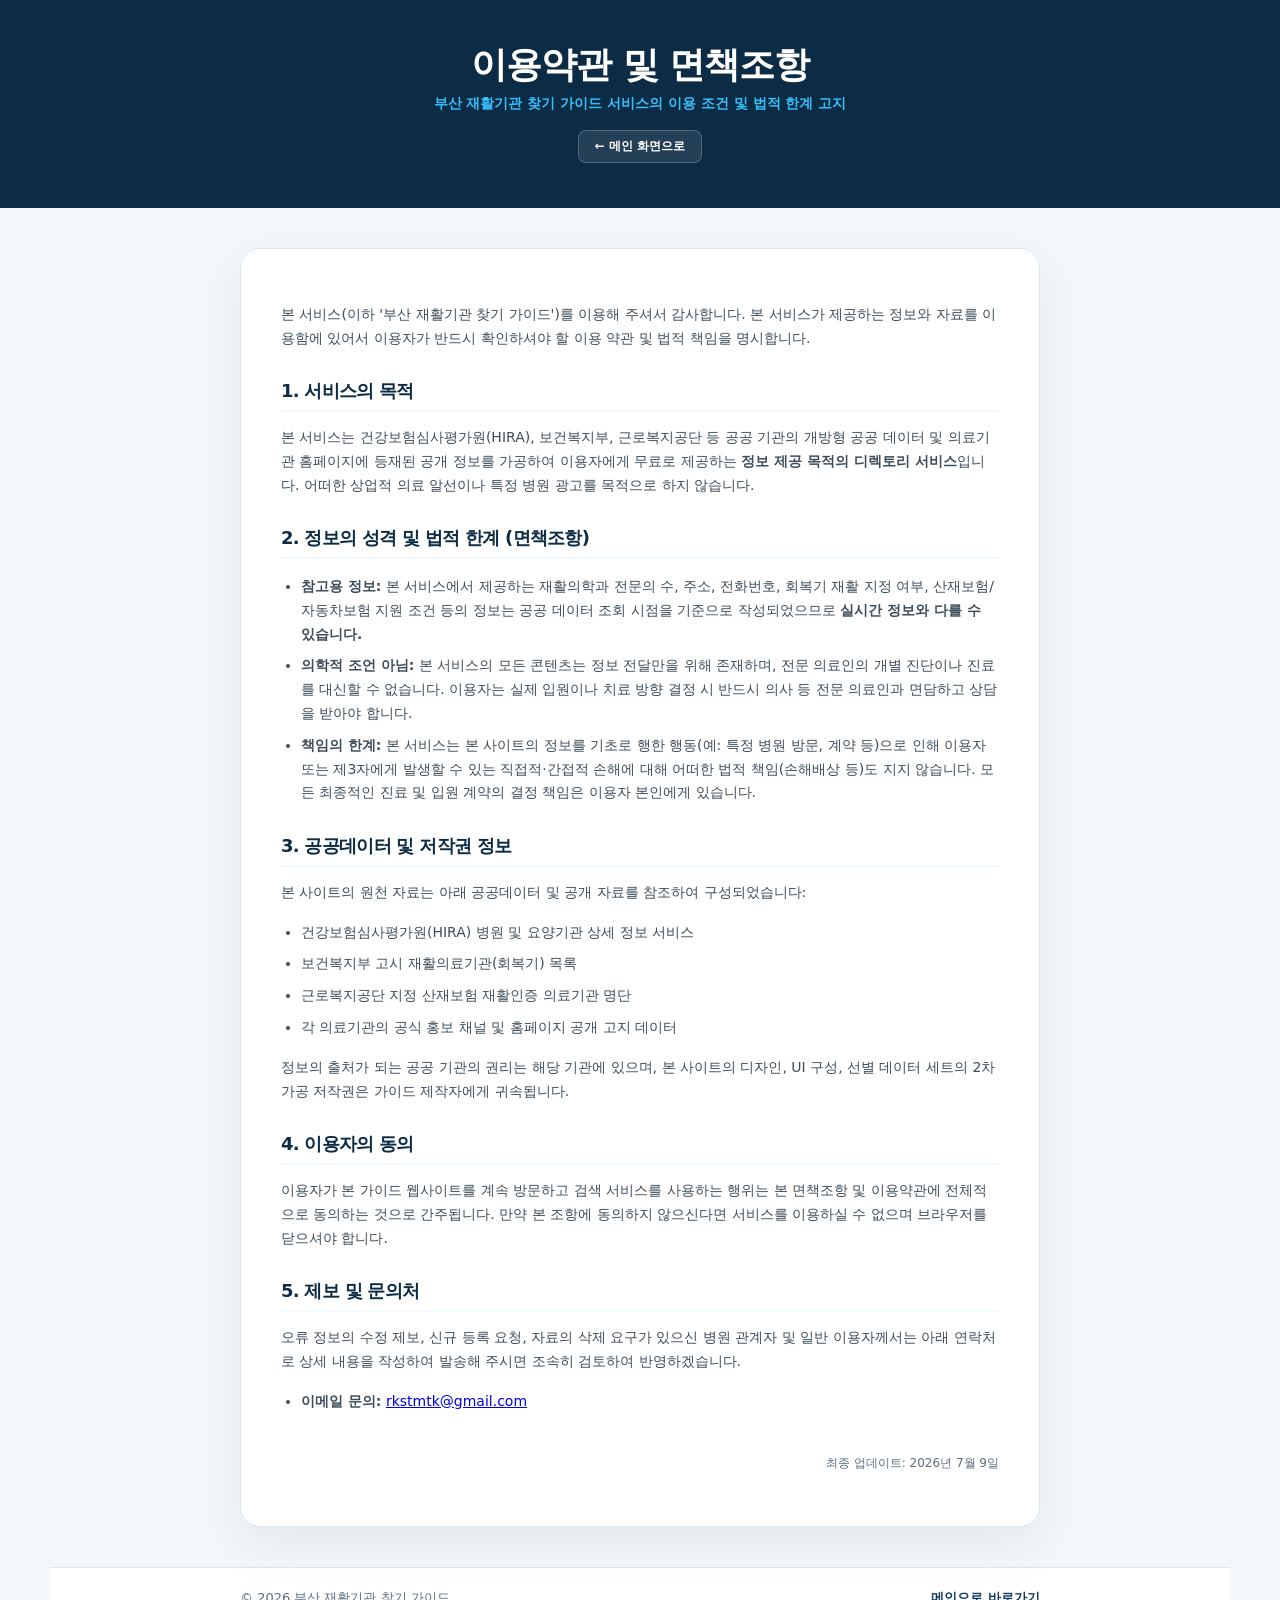
<file: disclaimer.html>
<!DOCTYPE html>
<html lang="ko">
<head>
  <meta charset="utf-8">
  <meta name="viewport" content="width=device-width, initial-scale=1">
  <meta name="description" content="부산 재활기관 찾기 가이드 이용약관 및 면책조항. 서비스 제공 정보의 법적 성격, 공공데이터 출처, 의학적 면책 고지 및 이용자 책임 범위를 안내합니다.">
  <meta name="robots" content="index, follow">
  <link rel="canonical" href="https://busanpm-r.vercel.app/disclaimer.html">
  <title>이용약관 및 면책조항 | 부산 재활기관 찾기 가이드</title>
  <link rel="stylesheet" href="styles.css">
  <!-- 구글 애드센스 연동 스크립트 -->
  <script async src="https://pagead2.googlesyndication.com/pagead/js/adsbygoogle.js?client=ca-pub-8777128879154634" crossorigin="anonymous"></script>
</head>
<body class="policy-page">
  <header class="policy-header">
    <div class="policy-header-inner">
      <h1>이용약관 및 면책조항</h1>
      <p>부산 재활기관 찾기 가이드 서비스의 이용 조건 및 법적 한계 고지</p>
      <a href="index.html" class="policy-home-btn">← 메인 화면으로</a>
    </div>
  </header>

  <main class="policy-container">
    <article class="policy-content">
      <p>본 서비스(이하 '부산 재활기관 찾기 가이드')를 이용해 주셔서 감사합니다. 본 서비스가 제공하는 정보와 자료를 이용함에 있어서 이용자가 반드시 확인하셔야 할 이용 약관 및 법적 책임을 명시합니다.</p>

      <h2>1. 서비스의 목적</h2>
      <p>본 서비스는 건강보험심사평가원(HIRA), 보건복지부, 근로복지공단 등 공공 기관의 개방형 공공 데이터 및 의료기관 홈페이지에 등재된 공개 정보를 가공하여 이용자에게 무료로 제공하는 <b>정보 제공 목적의 디렉토리 서비스</b>입니다. 어떠한 상업적 의료 알선이나 특정 병원 광고를 목적으로 하지 않습니다.</p>

      <h2>2. 정보의 성격 및 법적 한계 (면책조항)</h2>
      <ul>
        <li><b>참고용 정보:</b> 본 서비스에서 제공하는 재활의학과 전문의 수, 주소, 전화번호, 회복기 재활 지정 여부, 산재보험/자동차보험 지원 조건 등의 정보는 공공 데이터 조회 시점을 기준으로 작성되었으므로 <b>실시간 정보와 다를 수 있습니다.</b></li>
        <li><b>의학적 조언 아님:</b> 본 서비스의 모든 콘텐츠는 정보 전달만을 위해 존재하며, 전문 의료인의 개별 진단이나 진료를 대신할 수 없습니다. 이용자는 실제 입원이나 치료 방향 결정 시 반드시 의사 등 전문 의료인과 면담하고 상담을 받아야 합니다.</li>
        <li><b>책임의 한계:</b> 본 서비스는 본 사이트의 정보를 기초로 행한 행동(예: 특정 병원 방문, 계약 등)으로 인해 이용자 또는 제3자에게 발생할 수 있는 직접적·간접적 손해에 대해 어떠한 법적 책임(손해배상 등)도 지지 않습니다. 모든 최종적인 진료 및 입원 계약의 결정 책임은 이용자 본인에게 있습니다.</li>
      </ul>

      <h2>3. 공공데이터 및 저작권 정보</h2>
      <p>본 사이트의 원천 자료는 아래 공공데이터 및 공개 자료를 참조하여 구성되었습니다:</p>
      <ul>
        <li>건강보험심사평가원(HIRA) 병원 및 요양기관 상세 정보 서비스</li>
        <li>보건복지부 고시 재활의료기관(회복기) 목록</li>
        <li>근로복지공단 지정 산재보험 재활인증 의료기관 명단</li>
        <li>각 의료기관의 공식 홍보 채널 및 홈페이지 공개 고지 데이터</li>
      </ul>
      <p>정보의 출처가 되는 공공 기관의 권리는 해당 기관에 있으며, 본 사이트의 디자인, UI 구성, 선별 데이터 세트의 2차 가공 저작권은 가이드 제작자에게 귀속됩니다.</p>

      <h2>4. 이용자의 동의</h2>
      <p>이용자가 본 가이드 웹사이트를 계속 방문하고 검색 서비스를 사용하는 행위는 본 면책조항 및 이용약관에 전체적으로 동의하는 것으로 간주됩니다. 만약 본 조항에 동의하지 않으신다면 서비스를 이용하실 수 없으며 브라우저를 닫으셔야 합니다.</p>

      <h2>5. 제보 및 문의처</h2>
      <p>오류 정보의 수정 제보, 신규 등록 요청, 자료의 삭제 요구가 있으신 병원 관계자 및 일반 이용자께서는 아래 연락처로 상세 내용을 작성하여 발송해 주시면 조속히 검토하여 반영하겠습니다.</p>
      <ul>
        <li><b>이메일 문의:</b> <a href="mailto:rkstmtk@gmail.com">rkstmtk@gmail.com</a></li>
      </ul>

      <p style="margin-top: 40px; color: var(--muted); font-size: 12px; text-align: right;">최종 업데이트: 2026년 7월 9일</p>
    </article>
  </main>

  <footer class="policy-footer">
    <div class="policy-footer-inner">
      <span>&copy; 2026 부산 재활기관 찾기 가이드.</span>
      <a href="index.html">메인으로 바로가기</a>
    </div>
  </footer>
</body>
</html>
</file>
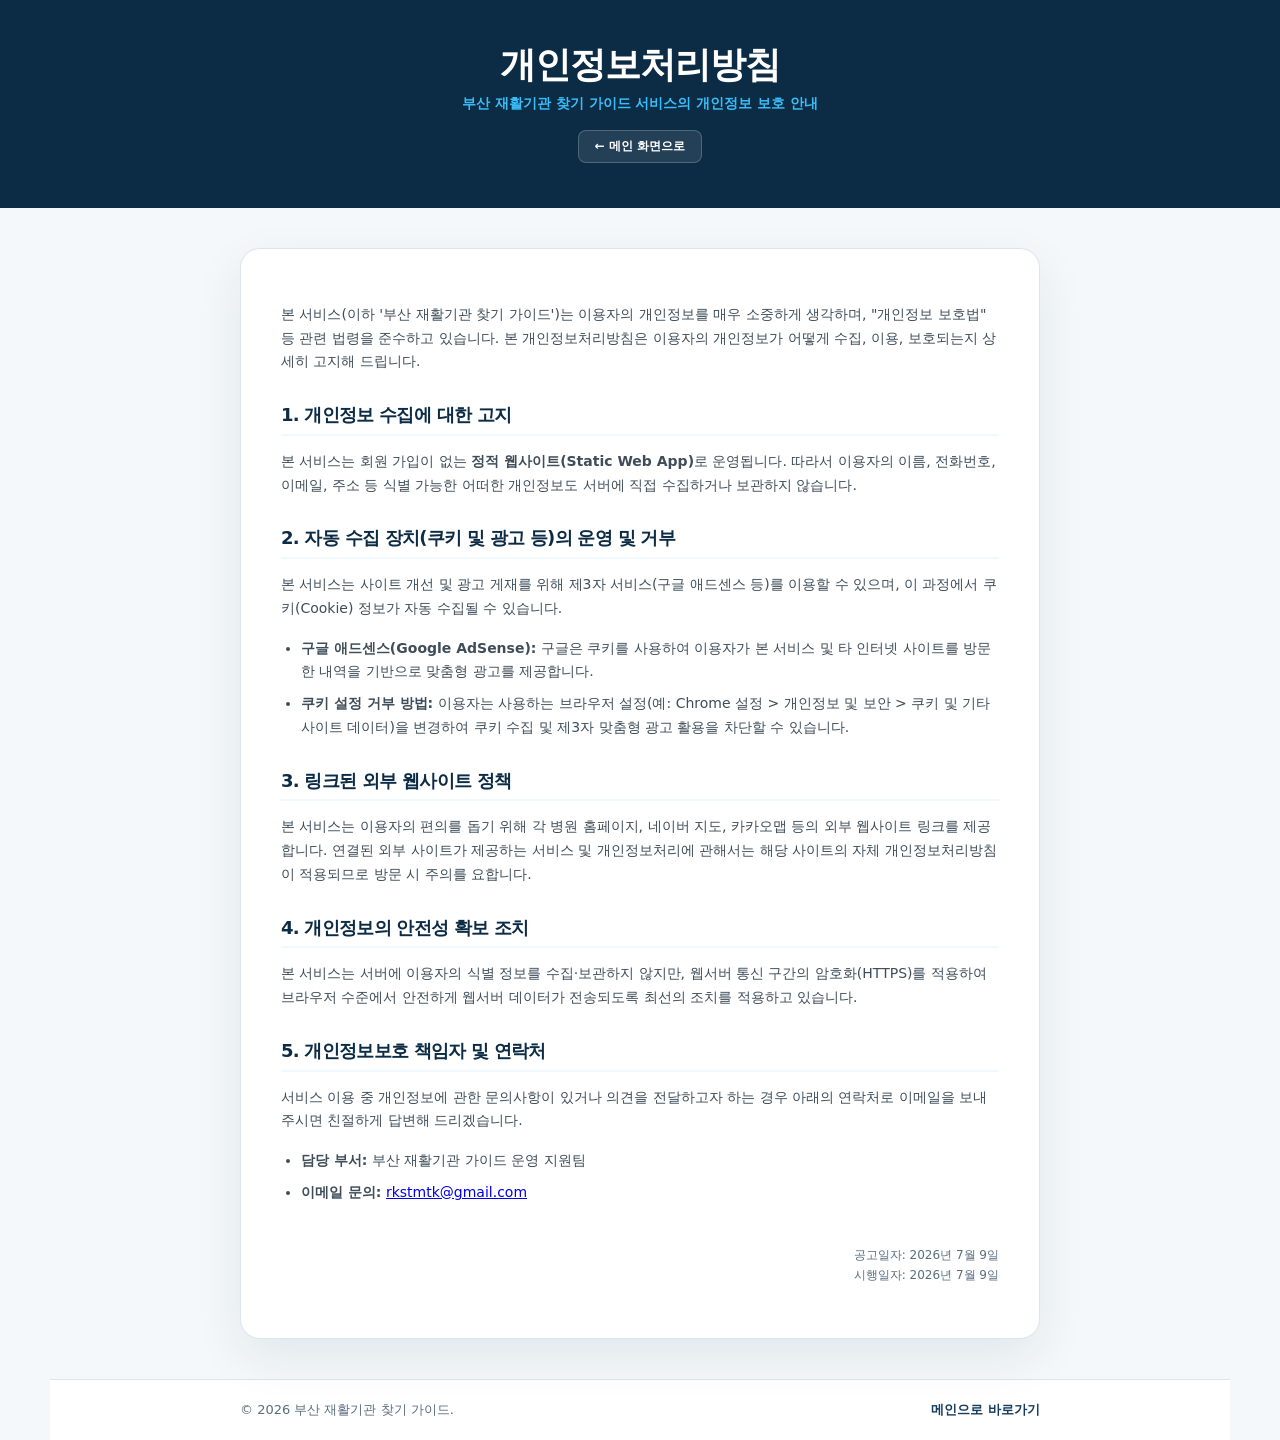
<file: privacy.html>
<!DOCTYPE html>
<html lang="ko">
<head>
  <meta charset="utf-8">
  <meta name="viewport" content="width=device-width, initial-scale=1">
  <meta name="description" content="부산 재활기관 찾기 가이드 개인정보처리방침. 서비스 이용 중 수집되는 정보와 쿠키 정책, 구글 애드센스 운영 및 이용자 권리에 대해 안내드립니다.">
  <meta name="robots" content="index, follow">
  <link rel="canonical" href="https://busanpm-r.vercel.app/privacy.html">
  <title>개인정보처리방침 | 부산 재활기관 찾기 가이드</title>
  <link rel="stylesheet" href="styles.css">
  <!-- 구글 애드센스 연동 스크립트 -->
  <script async src="https://pagead2.googlesyndication.com/pagead/js/adsbygoogle.js?client=ca-pub-8777128879154634" crossorigin="anonymous"></script>
</head>
<body class="policy-page">
  <header class="policy-header">
    <div class="policy-header-inner">
      <h1>개인정보처리방침</h1>
      <p>부산 재활기관 찾기 가이드 서비스의 개인정보 보호 안내</p>
      <a href="index.html" class="policy-home-btn">← 메인 화면으로</a>
    </div>
  </header>

  <main class="policy-container">
    <article class="policy-content">
      <p>본 서비스(이하 '부산 재활기관 찾기 가이드')는 이용자의 개인정보를 매우 소중하게 생각하며, "개인정보 보호법" 등 관련 법령을 준수하고 있습니다. 본 개인정보처리방침은 이용자의 개인정보가 어떻게 수집, 이용, 보호되는지 상세히 고지해 드립니다.</p>

      <h2>1. 개인정보 수집에 대한 고지</h2>
      <p>본 서비스는 회원 가입이 없는 <b>정적 웹사이트(Static Web App)</b>로 운영됩니다. 따라서 이용자의 이름, 전화번호, 이메일, 주소 등 식별 가능한 어떠한 개인정보도 서버에 직접 수집하거나 보관하지 않습니다.</p>

      <h2>2. 자동 수집 장치(쿠키 및 광고 등)의 운영 및 거부</h2>
      <p>본 서비스는 사이트 개선 및 광고 게재를 위해 제3자 서비스(구글 애드센스 등)를 이용할 수 있으며, 이 과정에서 쿠키(Cookie) 정보가 자동 수집될 수 있습니다.</p>
      <ul>
        <li><b>구글 애드센스(Google AdSense):</b> 구글은 쿠키를 사용하여 이용자가 본 서비스 및 타 인터넷 사이트를 방문한 내역을 기반으로 맞춤형 광고를 제공합니다.</li>
        <li><b>쿠키 설정 거부 방법:</b> 이용자는 사용하는 브라우저 설정(예: Chrome 설정 > 개인정보 및 보안 > 쿠키 및 기타 사이트 데이터)을 변경하여 쿠키 수집 및 제3자 맞춤형 광고 활용을 차단할 수 있습니다.</li>
      </ul>

      <h2>3. 링크된 외부 웹사이트 정책</h2>
      <p>본 서비스는 이용자의 편의를 돕기 위해 각 병원 홈페이지, 네이버 지도, 카카오맵 등의 외부 웹사이트 링크를 제공합니다. 연결된 외부 사이트가 제공하는 서비스 및 개인정보처리에 관해서는 해당 사이트의 자체 개인정보처리방침이 적용되므로 방문 시 주의를 요합니다.</p>

      <h2>4. 개인정보의 안전성 확보 조치</h2>
      <p>본 서비스는 서버에 이용자의 식별 정보를 수집·보관하지 않지만, 웹서버 통신 구간의 암호화(HTTPS)를 적용하여 브라우저 수준에서 안전하게 웹서버 데이터가 전송되도록 최선의 조치를 적용하고 있습니다.</p>

      <h2>5. 개인정보보호 책임자 및 연락처</h2>
      <p>서비스 이용 중 개인정보에 관한 문의사항이 있거나 의견을 전달하고자 하는 경우 아래의 연락처로 이메일을 보내주시면 친절하게 답변해 드리겠습니다.</p>
      <ul>
        <li><b>담당 부서:</b> 부산 재활기관 가이드 운영 지원팀</li>
        <li><b>이메일 문의:</b> <a href="mailto:rkstmtk@gmail.com">rkstmtk@gmail.com</a></li>
      </ul>

      <p style="margin-top: 40px; color: var(--muted); font-size: 12px; text-align: right;">공고일자: 2026년 7월 9일<br>시행일자: 2026년 7월 9일</p>
    </article>
  </main>

  <footer class="policy-footer">
    <div class="policy-footer-inner">
      <span>&copy; 2026 부산 재활기관 찾기 가이드.</span>
      <a href="index.html">메인으로 바로가기</a>
    </div>
  </footer>
</body>
</html>
</file>
<file: styles.css>
:root {
  --ink: #0b1a24;
  --muted: #5a6e7f;
  --teal-950: #051b2c; /* Deep Ocean Navy */
  --teal-900: #0c2b45; /* Main Deep Blue */
  --teal-800: #133c5e; /* Sub Deep Blue */
  --teal-600: #206f9d; /* Ocean Blue */
  --mint: #38bdf8;     /* Sky Blue */
  --mint-soft: #f0f9ff;
  --paper: #f4f8fa;
  --white: #fff;
  --line: #dbe5ed;
  --amber: #ff6b35;    /* Sunset Orange */
  --amber-soft: #fff3ee;
  --shadow: 0 18px 50px rgba(12, 43, 69, .08);
  --radius: 22px;
}

* { box-sizing: border-box; }
html { scroll-behavior: smooth; }
body {
  margin: 0;
  color: var(--ink);
  background: var(--paper);
  font-family: Pretendard, "Noto Sans KR", "Apple SD Gothic Neo", system-ui, sans-serif;
  line-height: 1.6;
}
button, input, select { font: inherit; }
button, select { cursor: pointer; }
button:focus-visible, input:focus-visible, select:focus-visible, a:focus-visible {
  outline: 3px solid var(--amber);
  outline-offset: 3px;
}
.sr-only {
  position: absolute;
  width: 1px;
  height: 1px;
  padding: 0;
  margin: -1px;
  overflow: hidden;
  clip: rect(0, 0, 0, 0);
  white-space: nowrap;
  border: 0;
}

.hero {
  position: relative;
  overflow: hidden;
  min-height: 640px;
  color: var(--white);
  background: 
    linear-gradient(135deg, rgba(5, 27, 44, 0.82) 0%, rgba(19, 60, 94, 0.90) 100%),
    url('busan_ocean_hero.jpg') no-repeat center/cover;
}
.hero::before {
  content: "";
  position: absolute;
  inset: 0;
  background: linear-gradient(90deg, rgba(5, 27, 44, 0.5) 0%, transparent 80%);
  pointer-events: none;
}
.topbar, .hero-inner, main, footer {
  width: min(1180px, calc(100% - 40px));
  margin-inline: auto;
}
.topbar {
  position: relative;
  z-index: 1;
  display: flex;
  align-items: center;
  justify-content: space-between;
  padding-top: 28px;
}
.brand {
  display: inline-flex;
  gap: 10px;
  align-items: center;
  color: #fff;
  font-weight: 800;
  text-decoration: none;
}
.brand-mark {
  display: grid;
  width: 32px;
  height: 32px;
  place-items: center;
  color: var(--teal-950);
  background: var(--mint);
  border-radius: 10px;
}
.edition {
  padding: 8px 15px;
  font-size: 12px;
  font-weight: 800;
  letter-spacing: .12em;
  border: 1px solid rgba(255,255,255,.28);
  border-radius: 999px;
}
.top-actions { display: flex; gap: 8px; align-items: center; }
.silson-link {
  padding: 8px 14px;
  color: var(--teal-950);
  background: var(--mint);
  border: 1px solid var(--mint);
  border-radius: 999px;
  font-size: 12px;
  font-weight: 900;
  text-decoration: none;
}
.silson-link:hover { background: #8be9d8; }
.hero-inner {
  position: relative;
  z-index: 1;
  padding: 86px 0 92px;
}
.eyebrow, .section-kicker {
  margin: 0 0 12px;
  color: var(--teal-600);
  font-size: 12px;
  font-weight: 900;
  letter-spacing: .14em;
}
.hero .eyebrow { color: var(--mint); }
h1 {
  max-width: 800px;
  margin: 0;
  font-size: clamp(46px, 6.4vw, 82px);
  line-height: 1.09;
  letter-spacing: -.055em;
}
h1 em { color: var(--mint); font-style: normal; }
.lead {
  max-width: 750px;
  margin: 26px 0 30px;
  color: rgba(255,255,255,.78);
  font-size: 18px;
  word-break: keep-all;
  overflow-wrap: anywhere;
}
.search-shell {
  display: grid;
  grid-template-columns: 25px 1fr auto;
  gap: 14px;
  align-items: center;
  width: min(830px, 100%);
  padding: 13px 18px;
  color: var(--teal-900);
  background: white;
  border-radius: 18px;
  box-shadow: 0 18px 50px rgba(0,0,0,.18);
}
.search-shell svg {
  width: 25px;
  fill: none;
  stroke: currentColor;
  stroke-linecap: round;
  stroke-width: 2;
}
.search-shell input {
  min-width: 0;
  padding: 8px 0;
  color: var(--ink);
  background: transparent;
  border: 0;
  outline: 0;
  font-size: 17px;
}
.search-shell input::placeholder { color: #879493; }
.search-shell kbd {
  padding: 4px 8px;
  color: #647573;
  background: #edf2f1;
  border: 1px solid #d9e1df;
  border-radius: 7px;
  font-size: 11px;
}
.hero-suggestions {
  width: min(830px, 100%);
  margin-top: 9px;
  overflow: hidden;
  color: var(--ink);
  background: white;
  border: 1px solid rgba(255,255,255,.7);
  border-radius: 16px;
  box-shadow: 0 18px 45px rgba(0,0,0,.22);
}
.suggestion-summary {
  display: flex;
  align-items: center;
  justify-content: space-between;
  padding: 10px 15px;
  color: var(--muted);
  background: #f5f8f7;
  border-bottom: 1px solid var(--line);
  font-size: 12px;
}
.suggestion-summary strong { color: var(--teal-700, #0c7169); }
.suggestion-list { display: grid; }
.suggestion-item {
  display: grid;
  grid-template-columns: 1fr auto;
  gap: 14px;
  align-items: center;
  width: 100%;
  padding: 11px 15px;
  color: var(--ink);
  background: white;
  border: 0;
  border-bottom: 1px solid #edf2f1;
  text-align: left;
}
.suggestion-item:hover, .suggestion-item:focus-visible { background: var(--mint-soft); }
.suggestion-item:last-child { border-bottom: 0; }
.suggestion-name { display: block; font-weight: 900; }
.suggestion-meta { color: var(--muted); font-size: 11px; }
.suggestion-arrow { color: var(--teal-600); font-weight: 900; }
.suggestion-empty { padding: 19px 15px; color: var(--muted); text-align: center; font-size: 13px; }
.suggestion-more {
  width: 100%;
  padding: 10px;
  color: var(--teal-800);
  background: #f3faf8;
  border: 0;
  border-top: 1px solid var(--line);
  font-size: 12px;
  font-weight: 900;
}
.quick-filters {
  display: flex;
  flex-wrap: wrap;
  gap: 9px;
  margin-top: 18px;
}
.quick-filters button {
  padding: 9px 15px;
  color: rgba(255,255,255,.88);
  background: rgba(0,0,0,.08);
  border: 1px solid rgba(255,255,255,.24);
  border-radius: 999px;
  font-size: 14px;
  font-weight: 700;
}
.quick-filters button:hover, .quick-filters button.active {
  color: var(--teal-950);
  background: var(--mint);
  border-color: var(--mint);
}

main {
  position: relative;
  margin-top: -44px;
}
.stats {
  display: grid;
  grid-template-columns: repeat(4, 1fr);
  overflow: hidden;
  background: white;
  border: 1px solid rgba(255,255,255,.6);
  border-radius: 24px;
  box-shadow: var(--shadow);
}
.stats article {
  display: flex;
  gap: 12px;
  align-items: baseline;
  justify-content: center;
  padding: 28px 16px;
  border-right: 1px solid var(--line);
}
.stats article:last-child { border-right: 0; }
.stats strong { font-size: 29px; letter-spacing: -.04em; }
.stats span { color: var(--muted); font-size: 13px; }
.directory { padding: 84px 0 50px; }
.section-heading {
  display: flex;
  align-items: end;
  justify-content: space-between;
  margin-bottom: 24px;
}
h2 { margin: 0; font-size: clamp(30px, 4vw, 46px); letter-spacing: -.04em; line-height: 1.2; }
.heading-actions { display: flex; gap: 8px; }
.icon-button, .reset-button {
  padding: 9px 13px;
  color: var(--ink);
  background: white;
  border: 1px solid var(--line);
  border-radius: 11px;
  font-size: 13px;
  font-weight: 800;
}
.icon-button[aria-pressed="true"] { color: #7c4a00; background: var(--amber-soft); border-color: #ebca82; }
.filter-panel {
  padding: 20px;
  background: white;
  border: 1px solid var(--line);
  border-radius: 18px;
}
.filter-grid {
  display: grid;
  grid-template-columns: repeat(4, 1fr);
  gap: 12px;
}
.filter-grid label span {
  display: block;
  margin-bottom: 6px;
  color: var(--muted);
  font-size: 11px;
  font-weight: 800;
}
.filter-grid select {
  width: 100%;
  padding: 11px 34px 11px 12px;
  color: var(--ink);
  background: #f8faf9;
  border: 1px solid var(--line);
  border-radius: 10px;
}
.active-row {
  display: flex;
  min-height: 36px;
  gap: 12px;
  align-items: center;
  justify-content: space-between;
  margin-top: 13px;
}
.active-filters { display: flex; flex-wrap: wrap; gap: 6px; }
.filter-chip {
  padding: 5px 10px;
  color: #075d57;
  background: var(--mint-soft);
  border: 0;
  border-radius: 999px;
  font-size: 12px;
  font-weight: 800;
}
.reset-button {
  color: var(--muted);
  background: transparent;
  border: 0;
  white-space: nowrap;
}
.results-toolbar {
  display: flex;
  align-items: center;
  justify-content: space-between;
  padding: 24px 3px 14px;
}
.results-toolbar p { margin: 0; }
.results-toolbar strong { color: var(--teal-600); font-size: 23px; }
.result-hint { color: var(--muted); font-size: 13px; }
.result-grid { display: grid; grid-template-columns: repeat(2, minmax(0, 1fr)); gap: 14px; }
.institution-card {
  position: relative;
  display: flex;
  flex-direction: column;
  min-height: 264px;
  padding: 21px;
  background: white;
  border: 1px solid var(--line);
  border-radius: 17px;
  transition: transform .18s ease, box-shadow .18s ease, border-color .18s ease;
}
.institution-card:hover {
  transform: translateY(-2px);
  border-color: #9bcfc6;
  box-shadow: 0 14px 34px rgba(7, 59, 58, .09);
}
.card-top, .card-actions, .card-meta, .contact-row {
  display: flex;
  align-items: center;
}
.card-top { gap: 7px; padding-right: 35px; }
.badge {
  padding: 4px 9px;
  color: #0d655e;
  background: var(--mint-soft);
  border-radius: 999px;
  font-size: 11px;
  font-weight: 900;
}
.badge.type { color: #495b59; background: #edf1f0; }
.badge.warning { color: var(--amber); background: var(--amber-soft); }
.favorite-button {
  position: absolute;
  top: 17px;
  right: 17px;
  width: 34px;
  height: 34px;
  color: #7b8988;
  background: transparent;
  border: 0;
  border-radius: 50%;
  font-size: 22px;
}
.favorite-button.active { color: #d18100; }
.institution-card h3 {
  margin: 13px 0 5px;
  font-size: 21px;
  line-height: 1.35;
  letter-spacing: -.025em;
}
.card-subtitle {
  margin: 0;
  color: var(--muted);
  font-size: 13px;
}
.card-tags {
  display: flex;
  flex-wrap: wrap;
  gap: 6px;
  margin: 15px 0;
}
.card-tags span {
  padding: 4px 8px;
  color: #38504e;
  background: #f2f6f5;
  border-radius: 7px;
  font-size: 11px;
  font-weight: 700;
}
.card-meta {
  gap: 8px;
  margin-top: auto;
  color: #536664;
  font-size: 12px;
}
.card-meta svg { flex: 0 0 auto; width: 15px; fill: none; stroke: currentColor; stroke-width: 1.8; }
.card-actions {
  display: grid;
  grid-template-columns: repeat(4, minmax(0, 1fr));
  gap: 8px;
  margin-top: 15px;
}
.card-actions a, .card-actions button, .empty-state button {
  flex: 1;
  padding: 9px 10px;
  color: var(--teal-900);
  background: white;
  border: 1px solid #b9d5d0;
  border-radius: 9px;
  text-align: center;
  text-decoration: none;
  font-size: 12px;
  font-weight: 900;
}
.card-actions .detail-button { color: white; background: var(--teal-800); border-color: var(--teal-800); }
.card-actions .disabled { color: #8c9998; background: #f3f5f4; border-color: #e4e9e8; pointer-events: none; }
.empty-state {
  padding: 75px 20px;
  text-align: center;
  background: white;
  border: 1px solid var(--line);
  border-radius: var(--radius);
}
.empty-state > span { color: var(--teal-600); font-size: 52px; }
.empty-state h3 { margin: 4px 0; font-size: 24px; }
.empty-state p { margin: 0 0 18px; color: var(--muted); }
.empty-state button { display: inline-block; max-width: 160px; color: white; background: var(--teal-800); }

.guide-note {
  display: grid;
  grid-template-columns: .8fr 1.7fr;
  gap: 60px;
  margin-bottom: 70px;
  padding: 54px;
  color: white;
  background: var(--teal-900);
  border-radius: 26px;
}
.guide-note .section-kicker { color: var(--mint); }
.guide-note h2 { font-size: 36px; }
.guide-note ol {
  display: grid;
  grid-template-columns: 1fr 1fr;
  gap: 24px;
  margin: 0;
  padding: 0;
  list-style: none;
  counter-reset: steps;
}
.guide-note li { position: relative; padding-left: 43px; counter-increment: steps; }
.guide-note li::before {
  content: counter(steps);
  position: absolute;
  left: 0;
  display: grid;
  width: 30px;
  height: 30px;
  place-items: center;
  color: var(--teal-950);
  background: var(--mint);
  border-radius: 50%;
  font-size: 12px;
  font-weight: 900;
}
.guide-note li strong, .guide-note li span { display: block; }
.guide-note li span { margin-top: 4px; color: rgba(255,255,255,.68); font-size: 13px; }
footer {
  display: flex;
  align-items: center;
  justify-content: space-between;
  padding: 25px 0 36px;
  color: var(--muted);
  border-top: 1px solid var(--line);
  font-size: 12px;
}
footer a { color: var(--teal-800); font-weight: 800; text-decoration: none; }

dialog {
  width: min(760px, calc(100% - 28px));
  max-height: min(86vh, 900px);
  padding: 0;
  overflow: auto;
  border: 0;
  border-radius: 22px;
  box-shadow: 0 30px 90px rgba(0,0,0,.35);
}
dialog::backdrop { background: rgba(4, 33, 33, .7); backdrop-filter: blur(4px); }
.dialog-header {
  position: sticky;
  top: 0;
  z-index: 2;
  display: flex;
  align-items: flex-start;
  justify-content: space-between;
  padding: 25px 28px 20px;
  color: white;
  background: var(--teal-900);
}
.dialog-header p { margin: 0 0 5px; color: var(--mint); font-size: 12px; font-weight: 800; }
.dialog-header h2 { max-width: 620px; font-size: 29px; }
.dialog-close {
  width: 38px;
  height: 38px;
  color: white;
  background: rgba(255,255,255,.1);
  border: 1px solid rgba(255,255,255,.2);
  border-radius: 50%;
  font-size: 23px;
}
.dialog-body { padding: 25px 28px 30px; }
.dialog-actions { display: grid; grid-template-columns: repeat(3, 1fr); gap: 9px; margin-bottom: 24px; }
.dialog-actions a, .dialog-actions button {
  padding: 11px;
  color: var(--teal-900);
  background: var(--mint-soft);
  border: 1px solid #b9ddd7;
  border-radius: 10px;
  text-align: center;
  text-decoration: none;
  font-size: 13px;
  font-weight: 900;
  transition: all 0.2s ease;
}
.dialog-actions a:hover, .dialog-actions button:hover {
  background: var(--white);
  border-color: var(--teal-600);
  transform: translateY(-1px);
  box-shadow: 0 4px 10px rgba(12, 43, 69, 0.08);
}
.detail-list { display: grid; grid-template-columns: 150px 1fr; margin: 0; }
.detail-list dt, .detail-list dd { margin: 0; padding: 12px 0; border-bottom: 1px solid var(--line); }
.detail-list dt { color: var(--muted); font-size: 12px; font-weight: 800; }
.detail-list dd { font-size: 14px; overflow-wrap: anywhere; }
.source-links { display: flex; flex-wrap: wrap; gap: 6px; }
.source-links a { color: #08776e; font-weight: 800; }
.toast {
  position: fixed;
  right: 20px;
  bottom: 20px;
  z-index: 10;
  padding: 11px 16px;
  color: white;
  background: #122f2e;
  border-radius: 10px;
  box-shadow: var(--shadow);
  opacity: 0;
  transform: translateY(12px);
  transition: .2s ease;
  pointer-events: none;
  font-size: 13px;
  font-weight: 800;
}
.toast.show { opacity: 1; transform: none; }

@media (max-width: 800px) {
  .hero { min-height: auto; }
  .hero-inner { padding: 68px 0 82px; }
  .lead { font-size: 15px; }
  .stats { grid-template-columns: 1fr 1fr; }
  .stats article:nth-child(2) { border-right: 0; }
  .stats article:nth-child(-n+2) { border-bottom: 1px solid var(--line); }
  .filter-grid { grid-template-columns: 1fr 1fr; }
  .result-grid { grid-template-columns: 1fr; }
  .guide-note { grid-template-columns: 1fr; gap: 30px; padding: 35px 28px; }
}
@media (max-width: 520px) {
  .topbar, .hero-inner, main, footer { width: min(100% - 28px, 1180px); }
  .topbar { padding-top: 18px; }
  .brand span:last-child { font-size: 14px; }
  .edition { display: none; }
  .silson-link { padding: 7px 10px; font-size: 10px; }
  .hero-inner { padding-top: 54px; }
  h1 { font-size: 43px; }
  .search-shell { grid-template-columns: 22px 1fr; padding: 11px 14px; }
  .hero-suggestions { max-height: 290px; overflow-y: auto; }
  .search-shell kbd { display: none; }
  .quick-filters { flex-wrap: nowrap; margin-right: -14px; overflow-x: auto; padding-bottom: 5px; }
  .quick-filters { scrollbar-width: none; }
  .quick-filters::-webkit-scrollbar { display: none; }
  .quick-filters button { flex: 0 0 auto; }
  main { margin-top: -34px; }
  .stats strong { font-size: 24px; }
  .stats span { display: block; font-size: 11px; }
  .stats article { display: block; padding: 19px 12px; text-align: center; }
  .directory { padding-top: 60px; }
  .section-heading { display: block; }
  .heading-actions { margin-top: 15px; }
  .filter-grid { grid-template-columns: 1fr; }
  .results-toolbar { align-items: flex-end; }
  .result-hint { display: none; }
  .institution-card { min-height: 0; padding: 18px; }
  .card-actions { grid-template-columns: 1fr 1fr; }
  .guide-note ol { grid-template-columns: 1fr; }
  footer { display: block; }
  footer a { display: inline-block; margin-top: 8px; }
  .dialog-header, .dialog-body { padding-left: 20px; padding-right: 20px; }
  .dialog-header h2 { font-size: 23px; }
  .dialog-actions { grid-template-columns: 1fr 1fr; }
  .detail-list { grid-template-columns: 1fr; }
  .detail-list dt { padding-bottom: 0; border: 0; }
  .detail-list dd { padding-top: 3px; }
}
@media print {
  .hero { min-height: 0; }
  .hero-inner { padding: 40px 0 70px; }
  .search-shell, .quick-filters, .filter-panel, .heading-actions, .card-actions, .favorite-button, footer a { display: none !important; }
  main { width: 100%; margin-top: -30px; }
  .directory { padding-top: 45px; }
  .result-grid { grid-template-columns: 1fr 1fr; }
  .institution-card { break-inside: avoid; box-shadow: none; }
  .guide-note { break-inside: avoid; }
}

/* 전문가 가이드 탭 & 테이블 스타일 보완 */
.guide-tabs {
  display: flex;
  justify-content: flex-start;
  gap: 8px;
  margin-bottom: 24px;
  overflow-x: auto;
  padding-bottom: 8px;
  scrollbar-width: none;
}
.guide-tabs::-webkit-scrollbar {
  display: none;
}
.guide-tab-btn {
  padding: 10px 18px;
  color: rgba(255, 255, 255, 0.8);
  background: rgba(255, 255, 255, 0.08);
  border: 1px solid rgba(255, 255, 255, 0.15);
  border-radius: 12px;
  font-size: 13px;
  font-weight: 800;
  white-space: nowrap;
  transition: all 0.2s ease;
}
.guide-tab-btn:hover {
  background: rgba(255, 255, 255, 0.15);
  color: var(--white);
}
.guide-tab-btn.active {
  background: var(--amber);
  border-color: var(--amber);
  color: var(--white);
}
.guide-pane {
  display: none;
  animation: guideFadeIn 0.35s ease;
}
.guide-pane.active {
  display: block;
}
@keyframes guideFadeIn {
  from { opacity: 0; transform: translateY(10px); }
  to { opacity: 1; transform: translateY(0); }
}
.compare-table-wrapper {
  overflow-x: auto;
  margin-top: 15px;
  background: rgba(0, 0, 0, 0.12);
  border-radius: 14px;
  border: 1px solid rgba(255, 255, 255, 0.1);
}
.compare-table {
  width: 100%;
  border-collapse: collapse;
  min-width: 500px;
}
.compare-table th, .compare-table td {
  padding: 12px 16px;
  text-align: left;
  border-bottom: 1px solid rgba(255, 255, 255, 0.08);
  font-size: 13px;
}
.compare-table tr:last-child td {
  border-bottom: none;
}
.compare-table th {
  background: rgba(255, 255, 255, 0.06);
  color: var(--mint);
  font-weight: 800;
}
.compare-table td strong {
  color: var(--mint);
}
.compare-table td {
  color: rgba(255, 255, 255, 0.85);
  line-height: 1.5;
}
.guide-note h3 {
  margin: 0 0 10px 0;
  font-size: 19px;
  color: var(--mint);
  font-weight: 800;
}
.guide-note p {
  color: rgba(255, 255, 255, 0.75);
  font-size: 13.5px;
  line-height: 1.6;
  margin: 0 0 14px 0;
}
.guide-note p:last-child {
  margin-bottom: 0;
}
.golden-box {
  background: rgba(255, 107, 53, 0.08);
  border-left: 4px solid var(--amber);
  padding: 16px;
  border-radius: 0 12px 12px 0;
  margin-top: 15px;
}
.golden-box h4 {
  margin: 0 0 6px 0;
  color: var(--white);
  font-size: 14px;
  font-weight: 800;
}
.golden-box p {
  color: rgba(255, 255, 255, 0.85);
  font-size: 12.5px;
  margin: 0;
}
@media (max-width: 800px) {
  .guide-note {
    grid-template-columns: 1fr;
  }
}

/* 홈페이지 선택 다이얼로그 스타일 */
#homepageDialog {
  width: min(460px, calc(100% - 28px));
  border-radius: 20px;
}
.homepage-dialog-header {
  padding: 22px 24px 16px;
  color: white;
  background: var(--teal-900);
  position: relative;
}
.homepage-dialog-header h3 {
  margin: 0;
  font-size: 20px;
  font-weight: 800;
  letter-spacing: -0.03em;
  line-height: 1.3;
}
.homepage-dialog-header p {
  margin: 0 0 6px;
  color: var(--mint);
  font-size: 12px;
  font-weight: 600;
  letter-spacing: 0.05em;
}
.homepage-dialog-close {
  position: absolute;
  top: 20px;
  right: 20px;
  width: 32px;
  height: 32px;
  color: rgba(255, 255, 255, 0.8);
  background: rgba(255, 255, 255, 0.1);
  border: 1px solid rgba(255, 255, 255, 0.15);
  border-radius: 50%;
  font-size: 18px;
  cursor: pointer;
  display: flex;
  align-items: center;
  justify-content: center;
  line-height: 1;
}
.homepage-dialog-close:hover {
  background: rgba(255, 255, 255, 0.2);
  color: white;
}
.homepage-dialog-body {
  padding: 24px;
  display: flex;
  flex-direction: column;
  gap: 12px;
}
.homepage-dialog-desc {
  font-size: 13px;
  color: var(--muted);
  margin: 0 0 10px;
  line-height: 1.55;
  word-break: keep-all;
}
.homepage-btn-option {
  display: flex;
  align-items: center;
  justify-content: space-between;
  padding: 16px 20px;
  border-radius: 12px;
  text-decoration: none;
  font-weight: 800;
  font-size: 14px;
  transition: all 0.2s ease;
  border: 1px solid var(--line);
}
.homepage-btn-option.primary {
  background: var(--white);
  color: var(--teal-900);
  border-color: #b9d5d0;
}
.homepage-btn-option.primary:hover {
  background: var(--mint-soft);
  border-color: var(--teal-600);
  transform: translateY(-1px);
}
.homepage-btn-option.naver {
  background: #03c75a;
  color: white;
  border-color: #02b350;
}
.homepage-btn-option.naver:hover {
  background: #02b350;
  transform: translateY(-1px);
  box-shadow: 0 4px 12px rgba(3, 199, 90, 0.2);
}
.homepage-btn-option .btn-icon {
  font-size: 16px;
}

/* FAQ Section Styles */
.faq-section {
  padding: 60px 0;
  border-top: 1px solid var(--line);
  margin-top: 40px;
}
.faq-section h2 {
  margin-bottom: 30px;
  text-align: center;
  font-size: clamp(24px, 3.5vw, 32px);
  color: var(--teal-900);
  font-weight: 900;
  letter-spacing: -0.03em;
}
.faq-container {
  max-width: 800px;
  margin: 0 auto;
  display: flex;
  flex-direction: column;
  gap: 15px;
}
.faq-item {
  background: var(--white);
  border: 1px solid var(--line);
  border-radius: 12px;
  overflow: hidden;
  box-shadow: 0 4px 12px rgba(12, 43, 69, 0.02);
  transition: all 0.2s ease;
}
.faq-item[open] {
  border-color: var(--teal-600);
  box-shadow: 0 10px 25px rgba(12, 43, 69, 0.06);
}
.faq-item summary {
  padding: 18px 24px;
  font-weight: 800;
  font-size: 15px;
  color: var(--teal-900);
  cursor: pointer;
  list-style: none;
  position: relative;
  outline: none;
  display: flex;
  justify-content: space-between;
  align-items: center;
}
.faq-item summary::-webkit-details-marker {
  display: none;
}
.faq-item summary::after {
  content: "+";
  font-size: 20px;
  color: var(--teal-600);
  transition: transform 0.2s ease;
  font-weight: 400;
}
.faq-item[open] summary::after {
  content: "-";
  transform: rotate(180deg);
}
.faq-content {
  padding: 0 24px 20px 24px;
  font-size: 13.5px;
  color: var(--muted);
  line-height: 1.6;
  border-top: 1px dashed #edf2f1;
  padding-top: 15px;
}
.faq-content p {
  margin: 0;
}

/* Standalone Page Styles */
.policy-page {
  background: var(--paper);
  min-height: 100vh;
  display: flex;
  flex-direction: column;
}
.policy-header {
  background: var(--teal-900);
  color: white;
  padding: 45px 0;
  text-align: center;
}
.policy-header-inner {
  width: min(800px, calc(100% - 40px));
  margin: 0 auto;
  position: relative;
}
.policy-header h1 {
  font-size: clamp(28px, 4vw, 36px);
  margin: 0 0 8px;
  font-weight: 900;
  letter-spacing: -0.03em;
}
.policy-header p {
  margin: 0;
  color: var(--mint);
  font-size: 14px;
  font-weight: 600;
}
.policy-home-btn {
  display: inline-block;
  margin-top: 15px;
  color: white;
  background: rgba(255,255,255,0.1);
  border: 1px solid rgba(255,255,255,0.2);
  padding: 6px 16px;
  border-radius: 8px;
  text-decoration: none;
  font-size: 12px;
  font-weight: 800;
  transition: all 0.2s ease;
}
.policy-home-btn:hover {
  background: rgba(255,255,255,0.2);
}
.policy-container {
  width: min(800px, calc(100% - 40px));
  margin: 40px auto;
  background: white;
  padding: 40px;
  border-radius: 20px;
  border: 1px solid var(--line);
  box-shadow: var(--shadow);
  box-sizing: border-box;
}
.policy-content h2 {
  font-size: 18px;
  color: var(--teal-900);
  margin-top: 30px;
  margin-bottom: 12px;
  border-bottom: 2px solid var(--mint-soft);
  padding-bottom: 8px;
  font-weight: 800;
}
.policy-content p, .policy-content li {
  font-size: 14px;
  color: #3e4d59;
  line-height: 1.7;
}
.policy-content ul {
  padding-left: 20px;
}
.policy-content li {
  margin-bottom: 8px;
}
.policy-footer {
  margin-top: auto;
  background: white;
  padding: 20px 0;
  border-top: 1px solid var(--line);
}
.policy-footer-inner {
  width: min(800px, calc(100% - 40px));
  margin: 0 auto;
  display: flex;
  justify-content: space-between;
  align-items: center;
  font-size: 13px;
  color: var(--muted);
}
.policy-footer a {
  color: var(--teal-800);
  text-decoration: none;
  font-weight: 800;
}
@media (max-width: 520px) {
  .policy-container {
    padding: 24px;
    margin: 20px auto;
  }
  .policy-footer-inner {
    flex-direction: column;
    gap: 10px;
    text-align: center;
  }
}
</file>
